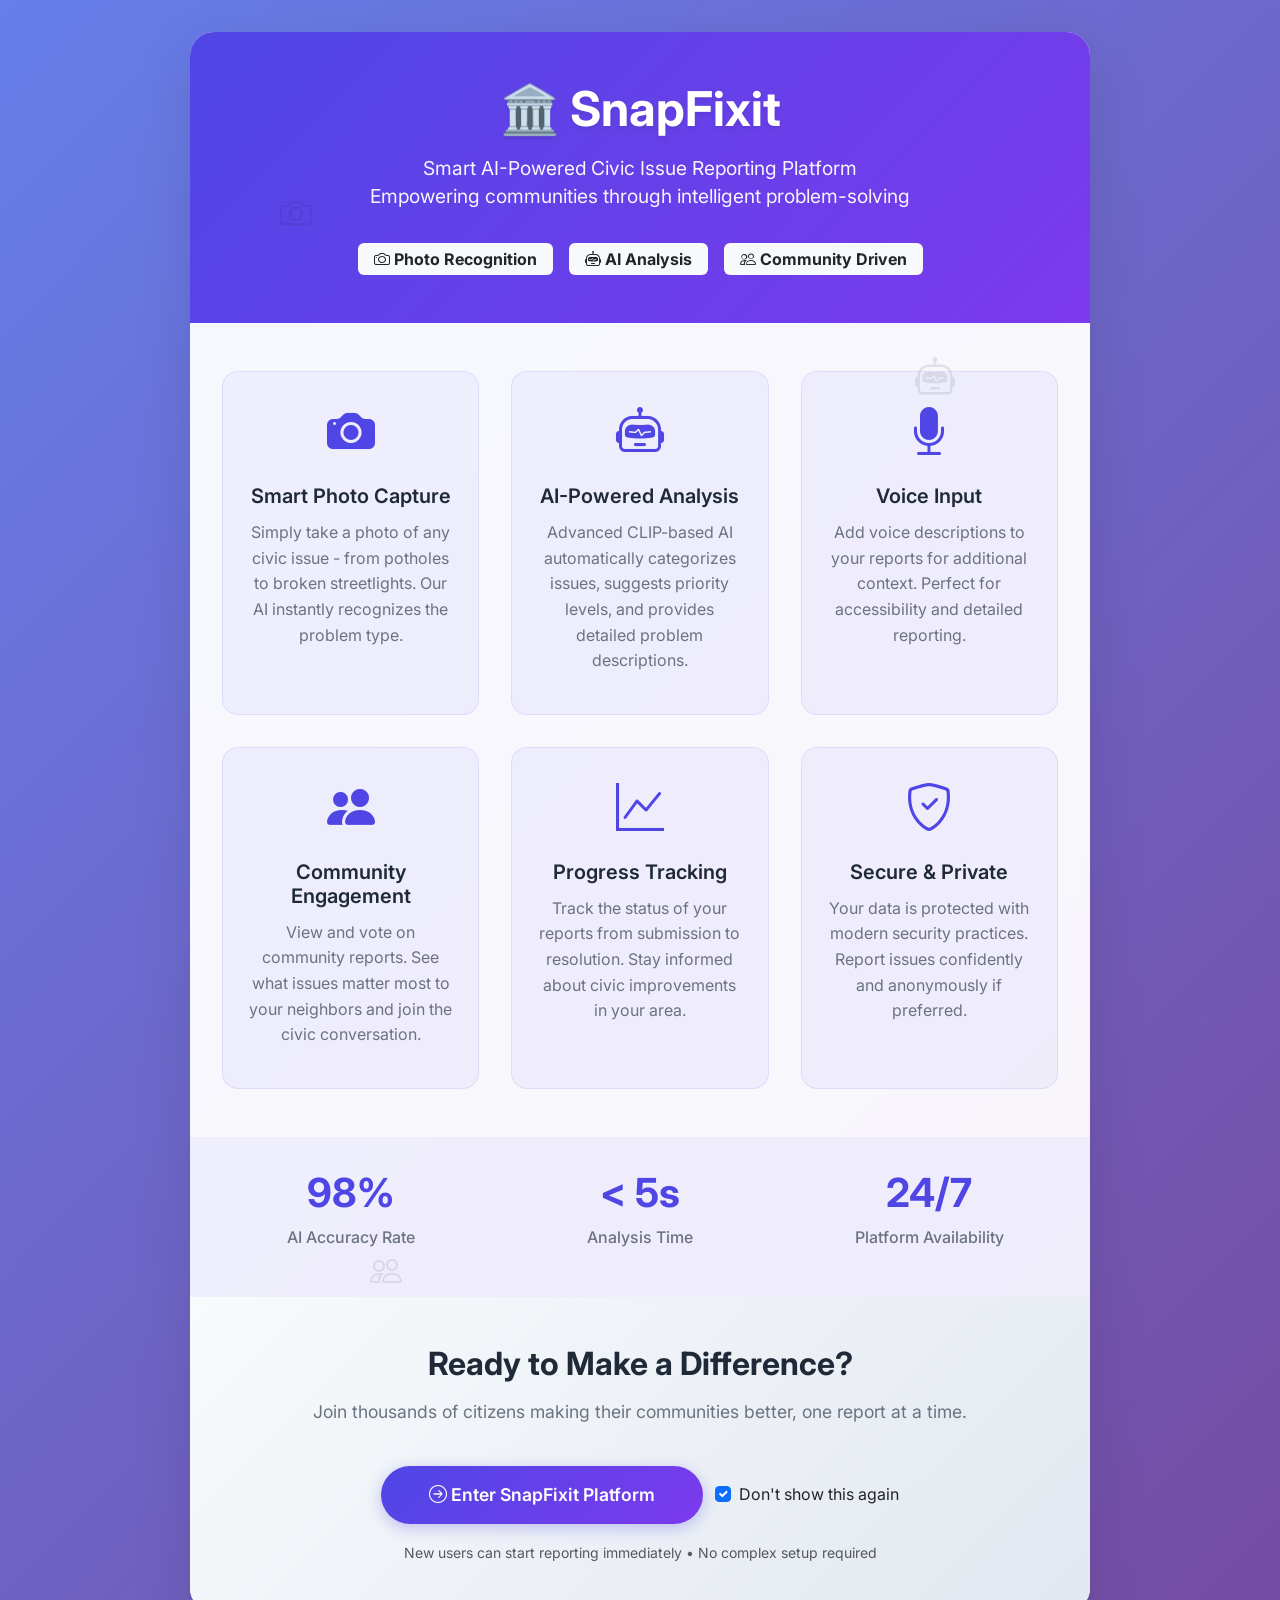
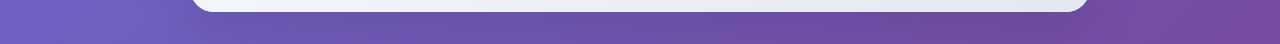
<file: frontend/index.html>
<!DOCTYPE html>
<html lang="en">
  <head>
    <meta charset="UTF-8" />
    <meta name="viewport" content="width=device-width, initial-scale=1.0" />
    <title>SnapFixit - Smart Issue Reporting</title>
    <!-- Preload Bootstrap Icons for better performance -->
    <link
      rel="preload"
      href="https://cdn.jsdelivr.net/npm/bootstrap-icons@1.7.2/font/fonts/bootstrap-icons.woff2"
      as="font"
      type="font/woff2"
      crossorigin
    />
    <link
      href="https://cdn.jsdelivr.net/npm/bootstrap@5.1.3/dist/css/bootstrap.min.css"
      rel="stylesheet"
    />
    <!-- Bootstrap Icons -->
    <link
      href="https://cdn.jsdelivr.net/npm/bootstrap-icons@1.7.2/font/bootstrap-icons.css"
      rel="stylesheet"
    />
    <style>
      .hero-section {
        background: linear-gradient(135deg, #667eea 0%, #764ba2 100%);
        color: white;
        padding: 5rem 0;
        text-align: center;
      }
      .hero-section h1 {
        font-size: 3.5rem;
        font-weight: bold;
        margin-bottom: 1.5rem;
      }
      .hero-section p {
        font-size: 1.25rem;
        margin-bottom: 2rem;
        opacity: 0.9;
      }
      .feature-card {
        border: none;
        box-shadow: 0 4px 6px rgba(0, 0, 0, 0.1);
        transition: transform 0.3s ease;
        height: 100%;
      }
      .feature-card:hover {
        transform: translateY(-5px);
      }
      .feature-icon {
        font-size: 3rem;
        color: #007bff;
        margin-bottom: 1rem;
      }
      .stats-section {
        background: #f8f9fa;
        padding: 4rem 0;
      }
      .stat-number {
        font-size: 3rem;
        font-weight: bold;
        color: #007bff;
      }
      .cta-section {
        background: #007bff;
        color: white;
        padding: 4rem 0;
        text-align: center;
      }
      .alert-container {
        position: fixed;
        top: 20px;
        right: 20px;
        z-index: 1050;
      }
    </style>
  </head>
  <body>
    <!-- Alert Container -->
    <div id="alertContainer" class="alert-container"></div>

    <!-- Navigation (brand only on the login gate) -->
    <nav class="navbar navbar-dark bg-primary">
      <div class="container d-flex align-items-center justify-content-between">
        <a
          class="navbar-brand d-flex align-items-center gap-2"
          href="index.html"
          title="SnapFixit Home"
          aria-label="SnapFixit Home"
        >
          <i class="bi bi-building"></i>
          <span>SnapFixit</span>
        </a>
      </div>
    </nav>

    <!-- Login Gate Section -->
    <section class="hero-section">
      <div class="container">
        <h1>Welcome to SnapFixit</h1>
        <p>Please sign in to continue</p>
        <div class="d-flex gap-3 justify-content-center flex-wrap">
          <button class="btn btn-light btn-lg" onclick="userLoginFlow()">
            <i class="bi bi-box-arrow-in-right"></i> User Login
          </button>
          <button
            class="btn btn-outline-light btn-lg"
            onclick="workerLoginFlow()"
          >
            <i class="bi bi-tools"></i> Worker Login
          </button>
          <button
            class="btn btn-outline-light btn-lg"
            onclick="adminLoginFlow()"
          >
            <i class="bi bi-shield-lock"></i> Admin Login
          </button>
        </div>
        <div class="text-center mt-3">
          <small
            >Don’t have an account?
            <a
              href="#"
              class="text-white text-decoration-underline"
              onclick="showRegisterModal(); return false;"
              >Register</a
            >
          </small>
        </div>
      </div>
    </section>

    <!-- Features Section (highlighted content) -->
    <section class="py-5">
      <div class="container">
        <div class="row text-center mb-5">
          <div class="col-md-12">
            <h2>How SnapFixit Works</h2>
            <p class="lead">
              Report civic issues with AI-powered analysis and community
              engagement
            </p>
          </div>
        </div>
        <div class="row g-4">
          <div class="col-md-4">
            <div class="card feature-card">
              <div class="card-body text-center p-4">
                <i class="bi bi-camera feature-icon"></i>
                <h4>📸 Capture & Upload</h4>
                <p>
                  Take photos of civic issues using your camera or upload
                  existing images
                </p>
              </div>
            </div>
          </div>
          <div class="col-md-4">
            <div class="card feature-card">
              <div class="card-body text-center p-4">
                <i class="bi bi-robot feature-icon"></i>
                <h4>🤖 AI Analysis</h4>
                <p>
                  Our AI automatically analyzes images and suggests issue
                  categories and descriptions
                </p>
              </div>
            </div>
          </div>
          <div class="col-md-4">
            <div class="card feature-card">
              <div class="card-body text-center p-4">
                <i class="bi bi-mic feature-icon"></i>
                <h4>🎤 Voice Input</h4>
                <p>
                  Use voice-to-text to add descriptions quickly and conveniently
                </p>
              </div>
            </div>
          </div>
          <div class="col-md-4">
            <div class="card feature-card">
              <div class="card-body text-center p-4">
                <i class="bi bi-geo-alt feature-icon"></i>
                <h4>📍 Location Tracking</h4>
                <p>
                  Automatic GPS location capture for accurate issue reporting
                </p>
              </div>
            </div>
          </div>
          <div class="col-md-4">
            <div class="card feature-card">
              <div class="card-body text-center p-4">
                <i class="bi bi-people feature-icon"></i>
                <h4>👥 Community Engagement</h4>
                <p>
                  Vote on community issues and track resolution progress
                  together
                </p>
              </div>
            </div>
          </div>
          <div class="col-md-4">
            <div class="card feature-card">
              <div class="card-body text-center p-4">
                <i class="bi bi-speedometer2 feature-icon"></i>
                <h4>📊 Real-time Tracking</h4>
                <p>
                  Monitor your reported issues and see status updates in
                  real-time
                </p>
              </div>
            </div>
          </div>
        </div>
      </div>
    </section>

    <!-- Stats Section -->
    <section class="stats-section">
      <div class="container">
        <div class="row text-center">
          <div class="col-md-4">
            <div class="stat-number" id="totalIssuesReported">1,247</div>
            <p>Issues Reported</p>
          </div>
          <div class="col-md-4">
            <div class="stat-number" id="issuesResolved">892</div>
            <p>Issues Resolved</p>
          </div>
          <div class="col-md-4">
            <div class="stat-number" id="activeUsers">356</div>
            <p>Active Citizens</p>
          </div>
        </div>
      </div>
    </section>

    <!-- Footer -->
    <footer class="bg-dark text-white py-4">
      <div class="container">
        <div class="row">
          <div class="col-md-6">
            <h5>🏛️ SnapFixit</h5>
            <p>
              Empowering citizens to improve their communities through
              technology.
            </p>
          </div>
          <div class="col-md-6"></div>
        </div>
        <hr class="my-3" />
        <div class="text-center">
          <small
            >&copy; 2024 SnapFixit. Built with ❤️ for better communities.</small
          >
        </div>
      </div>
    </footer>

    <!-- Login Modal -->
    <div class="modal fade" id="loginModal" tabindex="-1">
      <div class="modal-dialog">
        <div class="modal-content">
          <div class="modal-header">
            <h5 class="modal-title">🔐 Login to SnapFixit</h5>
            <button
              type="button"
              class="btn-close"
              data-bs-dismiss="modal"
            ></button>
          </div>
          <div class="modal-body">
            <form id="loginForm">
              <div class="mb-3">
                <label for="loginUsername" class="form-label">
                  <i class="bi bi-person"></i> Username
                </label>
                <input
                  type="text"
                  class="form-control"
                  id="loginUsername"
                  required
                />
              </div>
              <div class="mb-3">
                <label for="loginPassword" class="form-label">
                  <i class="bi bi-lock"></i> Password
                </label>
                <input
                  type="password"
                  class="form-control"
                  id="loginPassword"
                  required
                />
              </div>
              <button type="submit" class="btn btn-primary w-100">Login</button>
            </form>
          </div>
        </div>
      </div>
    </div>

    <!-- Register Modal -->
    <div class="modal fade" id="registerModal" tabindex="-1">
      <div class="modal-dialog">
        <div class="modal-content">
          <div class="modal-header">
            <h5 class="modal-title">✨ Join SnapFixit</h5>
            <button
              type="button"
              class="btn-close"
              data-bs-dismiss="modal"
            ></button>
          </div>
          <div class="modal-body">
            <form id="registerForm">
              <div class="mb-3">
                <label for="registerUsername" class="form-label">
                  <i class="bi bi-person"></i> Username
                </label>
                <input
                  type="text"
                  class="form-control"
                  id="registerUsername"
                  required
                />
              </div>
              <div class="mb-3">
                <label for="registerPassword" class="form-label">
                  <i class="bi bi-lock"></i> Password
                </label>
                <input
                  type="password"
                  class="form-control"
                  id="registerPassword"
                  required
                />
              </div>
              <button type="submit" class="btn btn-success w-100">
                Create Account
              </button>
            </form>
          </div>
        </div>
      </div>
    </div>

    <!-- Scripts -->
    <script src="https://cdn.jsdelivr.net/npm/bootstrap@5.1.3/dist/js/bootstrap.bundle.min.js"></script>
    <script src="https://code.jquery.com/jquery-3.6.0.min.js"></script>
    <script src="script.js"></script>
    <script>
      // Force redirect to welcome page if not seen yet (even if JS loads before script.js)
      (function () {
        try {
          var hasSeenWelcome = localStorage.getItem("hasSeenWelcome");
          var isOnWelcome = window.location.pathname.includes("welcome.html");
          if (!hasSeenWelcome && !isOnWelcome) {
            window.location.href = "welcome.html";
          }
        } catch (e) {}
      })();

      // Landing page stats (restored)
      document.addEventListener("DOMContentLoaded", function () {
        loadLandingStats();
        setInterval(loadLandingStats, 30000);
      });

      async function loadLandingStats() {
        try {
          const base =
            window.apiBase ||
            location.protocol + "//" + location.hostname + ":8000";
          const response = await fetch(base + "/complaints/stats?days=30");
          if (response.ok) {
            const data = await response.json();
            const stats = data.statistics || {};
            const totalIssues = stats.total_complaints || 0;
            const resolvedIssues = stats.resolved || 0;
            const activeUsers = stats.active_users || 0;

            document.getElementById("totalIssuesReported").textContent =
              Number(totalIssues).toLocaleString();
            document.getElementById("issuesResolved").textContent =
              Number(resolvedIssues).toLocaleString();
            document.getElementById("activeUsers").textContent =
              Number(activeUsers).toLocaleString();
          }
        } catch (error) {
          // Use defaults
        }
      }
    </script>
  </body>
</html>
</file>
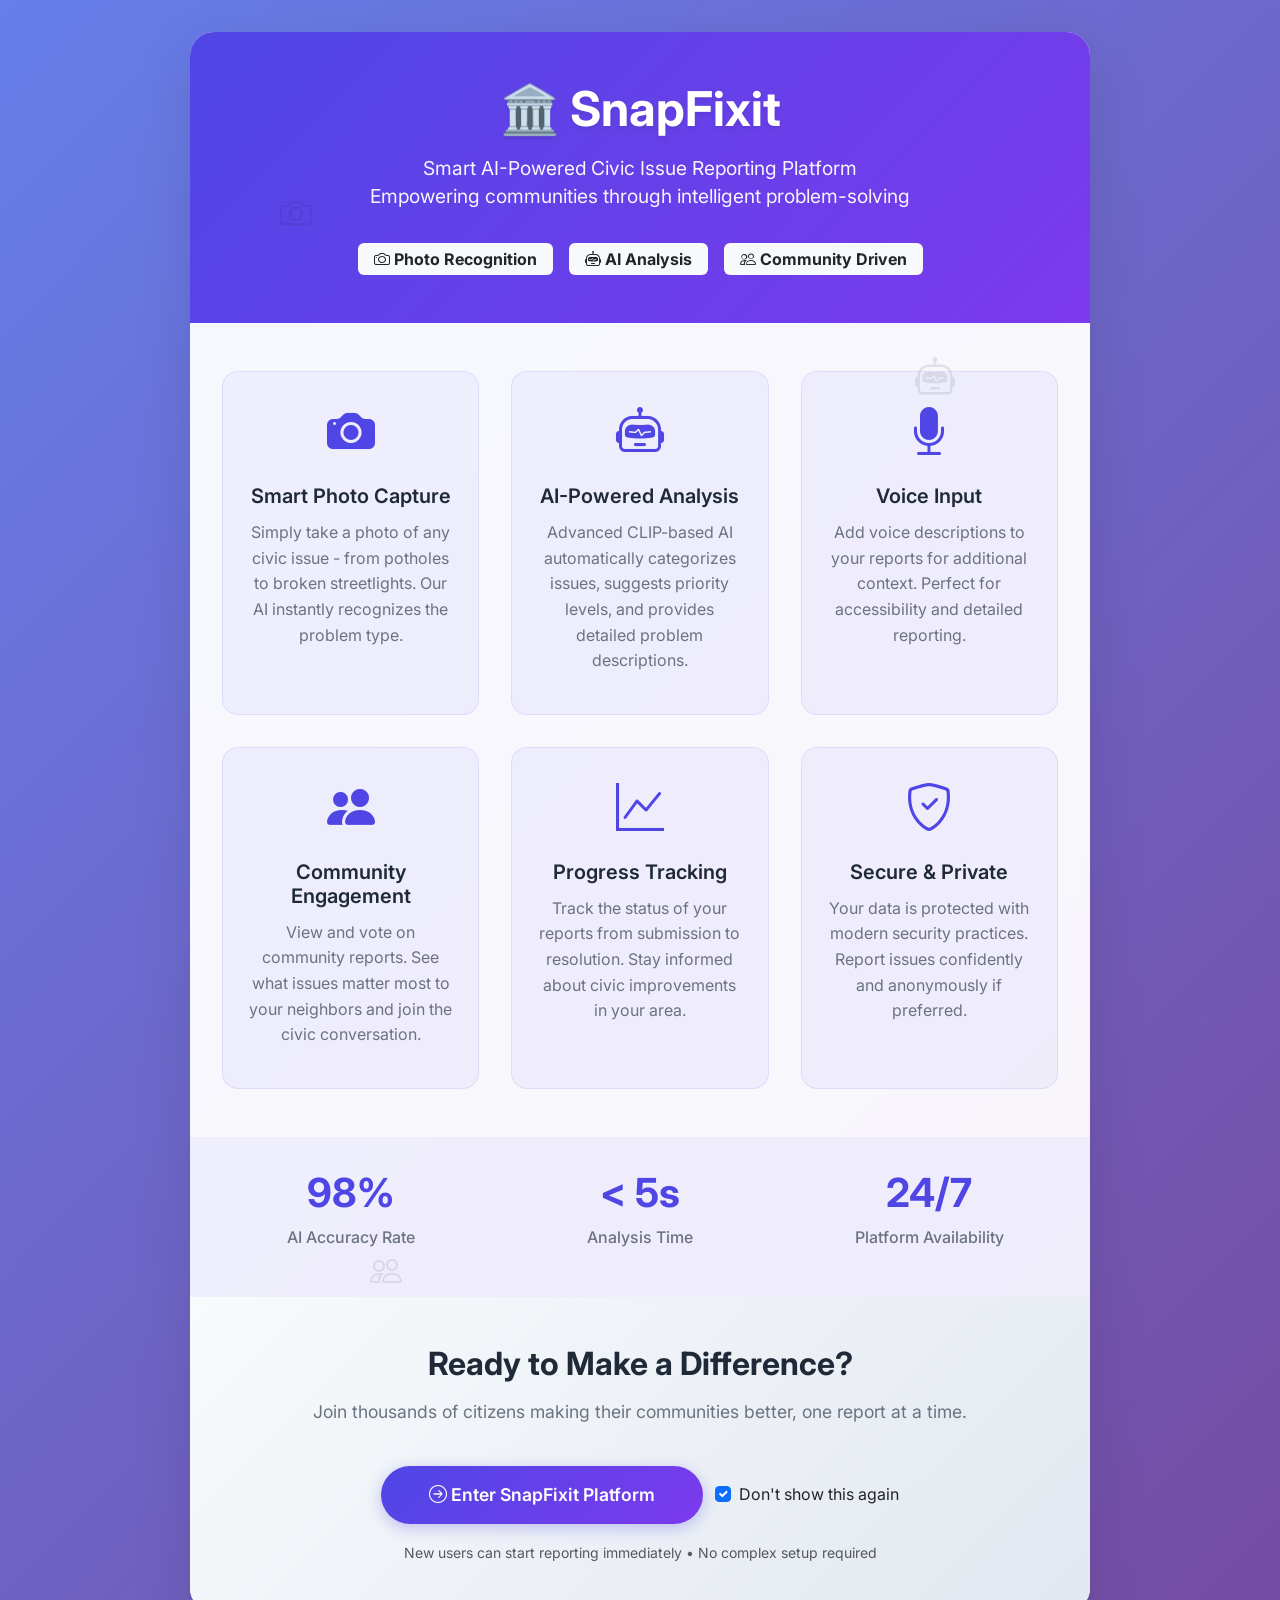
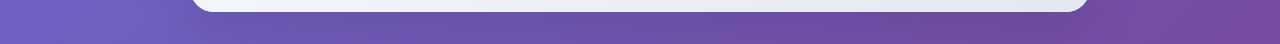
<file: frontend/community.html>
<!DOCTYPE html>
<html lang="en">
  <head>
    <meta charset="UTF-8" />
    <meta name="viewport" content="width=device-width, initial-scale=1.0" />
    <title>Community Dashboard - SnapFixit</title>
    <!-- Preload Bootstrap Icons for better performance -->
    <link
      rel="preload"
      href="https://cdn.jsdelivr.net/npm/bootstrap-icons@1.7.2/font/fonts/bootstrap-icons.woff2"
      as="font"
      type="font/woff2"
      crossorigin
    />
    <link
      href="https://cdn.jsdelivr.net/npm/bootstrap@5.1.3/dist/css/bootstrap.min.css"
      rel="stylesheet"
    />
    <!-- Bootstrap Icons -->
    <link
      href="https://cdn.jsdelivr.net/npm/bootstrap-icons@1.7.2/font/bootstrap-icons.css"
      rel="stylesheet"
    />
    <style>
      .complaint-card {
        border: 1px solid #ddd;
        border-radius: 12px;
        padding: 20px;
        margin: 15px 0;
        background: white;
        box-shadow: 0 2px 4px rgba(0, 0, 0, 0.1);
        transition: transform 0.2s ease;
      }
      /* Highlight pulse for redirected duplicates */
      .highlight-pulse {
        animation: pulseBorder 0.8s ease-in-out 0s 4 alternate;
        box-shadow: 0 0 0 0 rgba(13, 110, 253, 0.6);
      }
      @keyframes pulseBorder {
        from {
          box-shadow: 0 0 0 0 rgba(13, 110, 253, 0.6);
          transform: translateY(-2px);
        }
        to {
          box-shadow: 0 0 20px 6px rgba(13, 110, 253, 0.3);
          transform: translateY(0);
        }
      }
      .complaint-card:hover {
        transform: translateY(-2px);
        box-shadow: 0 4px 8px rgba(0, 0, 0, 0.1);
      }
      .preview-image {
        width: 100%;
        max-height: 300px;
        border-radius: 8px;
        margin: 12px 0;
        object-fit: cover;
      }
      .complaint-metadata {
        display: flex;
        justify-content: space-between;
        align-items: center;
        margin: 8px 0;
      }
      .complaint-description {
        font-size: 1.1em;
        margin: 12px 0;
        color: #333;
      }
      .badge.priority-high {
        background-color: #dc3545 !important;
        color: white;
      }
      .badge.priority-medium {
        background-color: #ffc107 !important;
        color: black;
      }
      .badge.priority-low {
        background-color: #198754 !important;
        color: white;
      }
      .category-badge {
        font-size: 0.9em;
        padding: 6px 12px;
      }
      .alert-container {
        position: fixed;
        top: 20px;
        right: 20px;
        z-index: 1050;
      }
      .vote-btn {
        border: none;
        background: none;
        color: #6c757d;
        padding: 5px 10px;
        border-radius: 20px;
        transition: all 0.2s ease;
      }
      .vote-btn:hover {
        background: #e9ecef;
      }
      .vote-btn.voted {
        color: #0d6efd;
        background: #e7f1ff;
      }
      .vote-btn i {
        margin-right: 5px;
      }
      .complaint-author {
        font-size: 0.9em;
        color: #6c757d;
      }
    </style>
  </head>
  <body class="bg-light">
    <!-- Alert Container -->
    <div id="alertContainer" class="alert-container"></div>

    <!-- Navigation -->
    <nav class="navbar navbar-expand-lg navbar-dark bg-primary">
      <div class="container">
        <a class="navbar-brand" href="index.html">🏛️ SnapFixit</a>
        <div class="navbar-nav ms-auto">
          <a class="nav-link" href="report.html">📝 Report Issue</a>
          <a class="nav-link active" href="community.html">🌍 Community</a>
          <a class="nav-link" href="myreports.html">📋 My Reports</a>
          <a class="nav-link" href="profile.html">👤 Profile</a>

          <!-- Profile Section - Will be updated by JavaScript -->
          <div id="navProfileSection" class="d-flex align-items-center">
            <!-- When not logged in -->
            <div id="navLoginButtons" class="d-flex gap-2">
              <button
                class="btn btn-outline-light btn-sm"
                onclick="showLoginModal()"
              >
                Login
              </button>
              <button
                class="btn btn-light btn-sm"
                onclick="showRegisterModal()"
              >
                Register
              </button>
            </div>

            <!-- When logged in -->
            <div id="navUserInfo" class="d-none dropdown">
              <button
                class="btn btn-outline-light dropdown-toggle"
                type="button"
                data-bs-toggle="dropdown"
              >
                <i class="bi bi-person-circle"></i>
                <span id="navUsername">User</span>
              </button>
              <ul class="dropdown-menu dropdown-menu-end">
                <li>
                  <a class="dropdown-item" href="profile.html"
                    ><i class="bi bi-person"></i> Profile</a
                  >
                </li>
                <li><hr class="dropdown-divider" /></li>
                <li>
                  <a class="dropdown-item" href="#" onclick="logout()"
                    ><i class="bi bi-box-arrow-right"></i> Logout</a
                  >
                </li>
              </ul>
            </div>
          </div>
        </div>
      </div>
    </nav>

    <div class="container mt-4">
      <div class="row">
        <div class="col-md-10 offset-md-1">
          <h2 class="mb-4">🌍 Community Dashboard</h2>

          <!-- Filter and Sort Controls -->
          <div class="card mb-4">
            <div class="card-body">
              <div class="row align-items-center">
                <div class="col-md-6">
                  <div class="btn-group" role="group">
                    <button
                      class="btn btn-outline-primary active"
                      data-sort="latest"
                    >
                      Latest
                    </button>
                    <button class="btn btn-outline-primary" data-sort="votes">
                      Most Voted
                    </button>
                    <button
                      class="btn btn-outline-primary"
                      data-sort="priority"
                    >
                      Priority
                    </button>
                  </div>
                </div>
                <div class="col-md-6">
                  <div class="d-flex gap-2">
                    <select
                      id="categoryFilter"
                      class="form-select"
                      style="width: auto"
                    >
                      <option value="">All Categories</option>
                    </select>
                    <select
                      id="timeFilter"
                      class="form-select"
                      style="width: auto"
                    >
                      <option value="7">Last 7 days</option>
                      <option value="30" selected>Last 30 days</option>
                      <option value="90">Last 3 months</option>
                      <option value="0">All time</option>
                    </select>
                  </div>
                </div>
              </div>
            </div>
          </div>

          <!-- Community Stats -->
          <div class="row mb-4">
            <div class="col-md-4">
              <div class="card text-center">
                <div class="card-body">
                  <h5 class="card-title">Total Reports</h5>
                  <h2 class="text-primary" id="totalReports">-</h2>
                </div>
              </div>
            </div>
            <div class="col-md-4">
              <div class="card text-center">
                <div class="card-body">
                  <h5 class="card-title">Resolved Issues</h5>
                  <h2 class="text-success" id="resolvedReports">-</h2>
                </div>
              </div>
            </div>
            <div class="col-md-4">
              <div class="card text-center">
                <div class="card-body">
                  <h5 class="card-title">Active Users</h5>
                  <h2 class="text-info" id="activeUsers">-</h2>
                </div>
              </div>
            </div>
          </div>

          <!-- Public Complaints Feed -->
          <div class="card">
            <div class="card-body">
              <h4>Public Reports</h4>
              <div id="publicComplaintsList">
                <!-- Dynamic content loaded here -->
              </div>
            </div>
          </div>

          <!-- Quick Action -->
          <div class="text-center mt-4">
            <a href="report.html" class="btn btn-primary btn-lg">
              📝 Report New Issue
            </a>
          </div>
        </div>
      </div>
    </div>

    <!-- Login Modal -->
    <div class="modal fade" id="loginModal" tabindex="-1">
      <div class="modal-dialog">
        <div class="modal-content">
          <div class="modal-header">
            <h5 class="modal-title">Login</h5>
            <button
              type="button"
              class="btn-close"
              data-bs-dismiss="modal"
            ></button>
          </div>
          <div class="modal-body">
            <div class="mb-3">
              <input
                type="text"
                class="form-control"
                id="loginUsername"
                placeholder="Username"
              />
            </div>
            <div class="mb-3">
              <input
                type="password"
                class="form-control"
                id="loginPassword"
                placeholder="Password"
              />
            </div>
            <div id="loginMessage"></div>
          </div>
          <div class="modal-footer">
            <button
              type="button"
              class="btn btn-secondary"
              data-bs-dismiss="modal"
            >
              Close
            </button>
            <button type="button" class="btn btn-primary" onclick="login()">
              Login
            </button>
          </div>
        </div>
      </div>
    </div>

    <!-- Register Modal -->
    <div class="modal fade" id="registerModal" tabindex="-1">
      <div class="modal-dialog">
        <div class="modal-content">
          <div class="modal-header">
            <h5 class="modal-title">Register</h5>
            <button
              type="button"
              class="btn-close"
              data-bs-dismiss="modal"
            ></button>
          </div>
          <div class="modal-body">
            <div class="mb-3">
              <input
                type="text"
                class="form-control"
                id="registerUsername"
                placeholder="Username"
              />
            </div>
            <div class="mb-3">
              <input
                type="password"
                class="form-control"
                id="registerPassword"
                placeholder="Password"
              />
            </div>
            <div id="registerMessage"></div>
          </div>
          <div class="modal-footer">
            <button
              type="button"
              class="btn btn-secondary"
              data-bs-dismiss="modal"
            >
              Close
            </button>
            <button type="button" class="btn btn-primary" onclick="register()">
              Register
            </button>
          </div>
        </div>
      </div>
    </div>

    <script src="https://code.jquery.com/jquery-3.6.0.min.js"></script>
    <script src="https://cdn.jsdelivr.net/npm/bootstrap@5.1.3/dist/js/bootstrap.bundle.min.js"></script>
    <script src="script.js"></script>
    <script src="community.js"></script>
  </body>
</html>
</file>
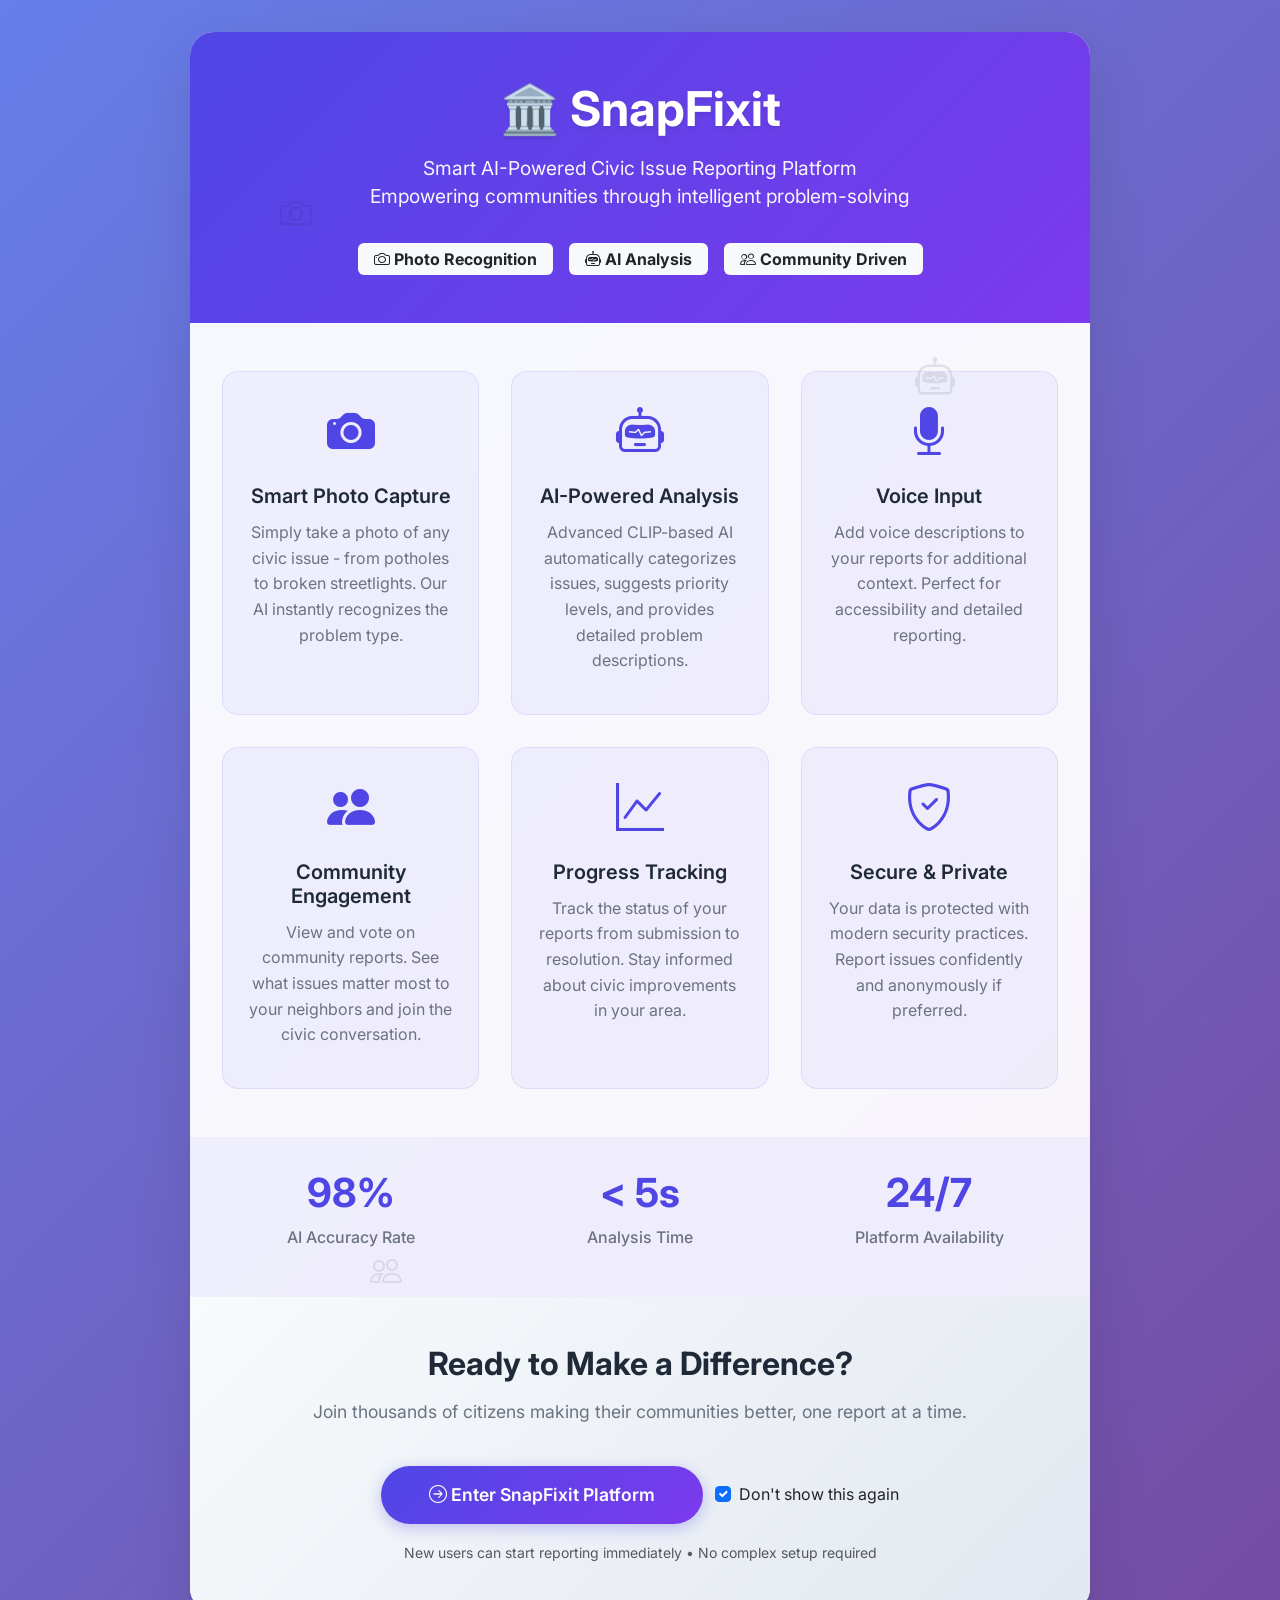
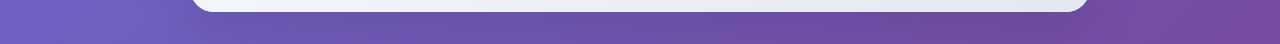
<file: frontend/myreports.html>
<!DOCTYPE html>
<html lang="en">
  <head>
    <meta charset="UTF-8" />
    <meta name="viewport" content="width=device-width, initial-scale=1.0" />
    <title>My Reports - SnapFixit</title>
    <!-- Preload Bootstrap Icons for better performance -->
    <link
      rel="preload"
      href="https://cdn.jsdelivr.net/npm/bootstrap-icons@1.7.2/font/fonts/bootstrap-icons.woff2"
      as="font"
      type="font/woff2"
      crossorigin
    />
    <link
      href="https://cdn.jsdelivr.net/npm/bootstrap@5.1.3/dist/css/bootstrap.min.css"
      rel="stylesheet"
    />
    <!-- Bootstrap Icons -->
    <link
      href="https://cdn.jsdelivr.net/npm/bootstrap-icons@1.7.2/font/bootstrap-icons.css"
      rel="stylesheet"
    />
    <style>
      .complaint-card {
        border: 1px solid #ddd;
        border-radius: 12px;
        padding: 20px;
        margin: 15px 0;
        background: white;
        box-shadow: 0 2px 4px rgba(0, 0, 0, 0.1);
        transition: transform 0.2s ease;
      }
      .complaint-card:hover {
        transform: translateY(-2px);
        box-shadow: 0 4px 8px rgba(0, 0, 0, 0.1);
      }
      .preview-image {
        width: 100%;
        max-height: 300px;
        border-radius: 8px;
        margin: 12px 0;
        object-fit: cover;
      }
      .complaint-metadata {
        display: flex;
        justify-content: space-between;
        align-items: center;
        margin: 8px 0;
      }
      .complaint-description {
        font-size: 1.1em;
        margin: 12px 0;
        color: #333;
      }
      .badge.priority-high {
        background-color: #dc3545 !important;
        color: white;
      }
      .badge.priority-medium {
        background-color: #ffc107 !important;
        color: black;
      }
      .badge.priority-low {
        background-color: #198754 !important;
        color: white;
      }
      .category-badge {
        font-size: 0.9em;
        padding: 6px 12px;
      }
      .alert-container {
        position: fixed;
        top: 20px;
        right: 20px;
        z-index: 1050;
      }
      .stats-card {
        text-align: center;
        border: none;
        background: linear-gradient(135deg, #667eea 0%, #764ba2 100%);
        color: white;
      }
      .stats-card h3 {
        margin: 0;
        font-weight: bold;
      }
      .stats-card p {
        margin: 0;
        opacity: 0.9;
      }
    </style>
  </head>
  <body class="bg-light">
    <!-- Alert Container -->
    <div id="alertContainer" class="alert-container"></div>

    <!-- Navigation -->
    <nav class="navbar navbar-expand-lg navbar-dark bg-primary">
      <div class="container">
        <a class="navbar-brand" href="index.html">🏛️ SnapFixit</a>
        <div class="navbar-nav ms-auto">
          <a class="nav-link" href="report.html">📝 Report Issue</a>
          <a class="nav-link" href="community.html">🌍 Community</a>
          <a class="nav-link active" href="myreports.html">📋 My Reports</a>
          <a class="nav-link" href="profile.html">👤 Profile</a>

          <!-- Profile Section - Will be updated by JavaScript -->
          <div id="navProfileSection" class="d-flex align-items-center">
            <!-- When not logged in -->
            <div id="navLoginButtons" class="d-flex gap-2">
              <button
                class="btn btn-outline-light btn-sm"
                onclick="showLoginModal()"
              >
                Login
              </button>
              <button
                class="btn btn-light btn-sm"
                onclick="showRegisterModal()"
              >
                Register
              </button>
            </div>

            <!-- When logged in -->
            <div id="navUserInfo" class="d-none dropdown">
              <button
                class="btn btn-outline-light dropdown-toggle"
                type="button"
                data-bs-toggle="dropdown"
              >
                <i class="bi bi-person-circle"></i>
                <span id="navUsername">User</span>
              </button>
              <ul class="dropdown-menu dropdown-menu-end">
                <li>
                  <a class="dropdown-item" href="profile.html"
                    ><i class="bi bi-person"></i> Profile</a
                  >
                </li>
                <li><hr class="dropdown-divider" /></li>
                <li>
                  <a class="dropdown-item" href="#" onclick="logout()"
                    ><i class="bi bi-box-arrow-right"></i> Logout</a
                  >
                </li>
              </ul>
            </div>
          </div>
        </div>
      </div>
    </nav>

    <div class="container mt-4">
      <div class="row">
        <div class="col-md-10 offset-md-1">
          <h2 class="mb-4">📋 My Reports</h2>

          <!-- User Stats -->
          <div class="row mb-4">
            <div class="col-md-3">
              <div class="card stats-card">
                <div class="card-body">
                  <h3 id="myTotalReports">-</h3>
                  <p>Total Reports</p>
                </div>
              </div>
            </div>
            <div class="col-md-3">
              <div class="card stats-card">
                <div class="card-body">
                  <h3 id="myPendingReports">-</h3>
                  <p>Pending</p>
                </div>
              </div>
            </div>
            <div class="col-md-3">
              <div class="card stats-card">
                <div class="card-body">
                  <h3 id="myInProgressReports">-</h3>
                  <p>In Progress</p>
                </div>
              </div>
            </div>
            <div class="col-md-3">
              <div class="card stats-card">
                <div class="card-body">
                  <h3 id="myResolvedReports">-</h3>
                  <p>Resolved</p>
                </div>
              </div>
            </div>
          </div>

          <!-- Filter Controls -->
          <div class="card mb-4">
            <div class="card-body">
              <div class="row align-items-center">
                <div class="col-md-6">
                  <h5 class="mb-0">Filter My Reports</h5>
                </div>
                <div class="col-md-6">
                  <div class="d-flex gap-2">
                    <select id="statusFilter" class="form-select">
                      <option value="">All Status</option>
                      <option value="pending">Pending</option>
                      <option value="in_progress">In Progress</option>
                      <option value="resolved">Resolved</option>
                    </select>
                    <select id="categoryFilterMy" class="form-select">
                      <option value="">All Categories</option>
                    </select>
                  </div>
                </div>
              </div>
            </div>
          </div>

          <!-- My Reports List -->
          <div class="card">
            <div class="card-body">
              <div
                class="d-flex justify-content-between align-items-center mb-3"
              >
                <h4>Your Submissions</h4>
                <a href="report.html" class="btn btn-primary">
                  <i class="bi bi-plus-circle"></i> New Report
                </a>
              </div>
              <div id="complaintsList">
                <!-- Dynamic content loaded here -->
              </div>
            </div>
          </div>

          <!-- Empty State -->
          <div id="emptyState" class="text-center py-5 d-none">
            <div class="card">
              <div class="card-body">
                <i class="bi bi-inbox display-1 text-muted"></i>
                <h4>No Reports Yet</h4>
                <p class="text-muted">
                  You haven't submitted any civic issue reports yet.
                </p>
                <a href="report.html" class="btn btn-primary">
                  📝 Submit Your First Report
                </a>
              </div>
            </div>
          </div>
        </div>
      </div>
    </div>

    <!-- Login Modal -->
    <div class="modal fade" id="loginModal" tabindex="-1">
      <div class="modal-dialog">
        <div class="modal-content">
          <div class="modal-header">
            <h5 class="modal-title">Login</h5>
            <button
              type="button"
              class="btn-close"
              data-bs-dismiss="modal"
            ></button>
          </div>
          <div class="modal-body">
            <div class="mb-3">
              <input
                type="text"
                class="form-control"
                id="loginUsername"
                placeholder="Username"
              />
            </div>
            <div class="mb-3">
              <input
                type="password"
                class="form-control"
                id="loginPassword"
                placeholder="Password"
              />
            </div>
            <div id="loginMessage"></div>
          </div>
          <div class="modal-footer">
            <button
              type="button"
              class="btn btn-secondary"
              data-bs-dismiss="modal"
            >
              Close
            </button>
            <button type="button" class="btn btn-primary" onclick="login()">
              Login
            </button>
          </div>
        </div>
      </div>
    </div>

    <!-- Register Modal -->
    <div class="modal fade" id="registerModal" tabindex="-1">
      <div class="modal-dialog">
        <div class="modal-content">
          <div class="modal-header">
            <h5 class="modal-title">Register</h5>
            <button
              type="button"
              class="btn-close"
              data-bs-dismiss="modal"
            ></button>
          </div>
          <div class="modal-body">
            <div class="mb-3">
              <input
                type="text"
                class="form-control"
                id="registerUsername"
                placeholder="Username"
              />
            </div>
            <div class="mb-3">
              <input
                type="password"
                class="form-control"
                id="registerPassword"
                placeholder="Password"
              />
            </div>
            <div id="registerMessage"></div>
          </div>
          <div class="modal-footer">
            <button
              type="button"
              class="btn btn-secondary"
              data-bs-dismiss="modal"
            >
              Close
            </button>
            <button type="button" class="btn btn-primary" onclick="register()">
              Register
            </button>
          </div>
        </div>
      </div>
    </div>

    <script src="https://code.jquery.com/jquery-3.6.0.min.js"></script>
    <script src="https://cdn.jsdelivr.net/npm/bootstrap@5.1.3/dist/js/bootstrap.bundle.min.js"></script>
    <script src="script.js"></script>
    <script src="myreports.js"></script>
  </body>
</html>
</file>
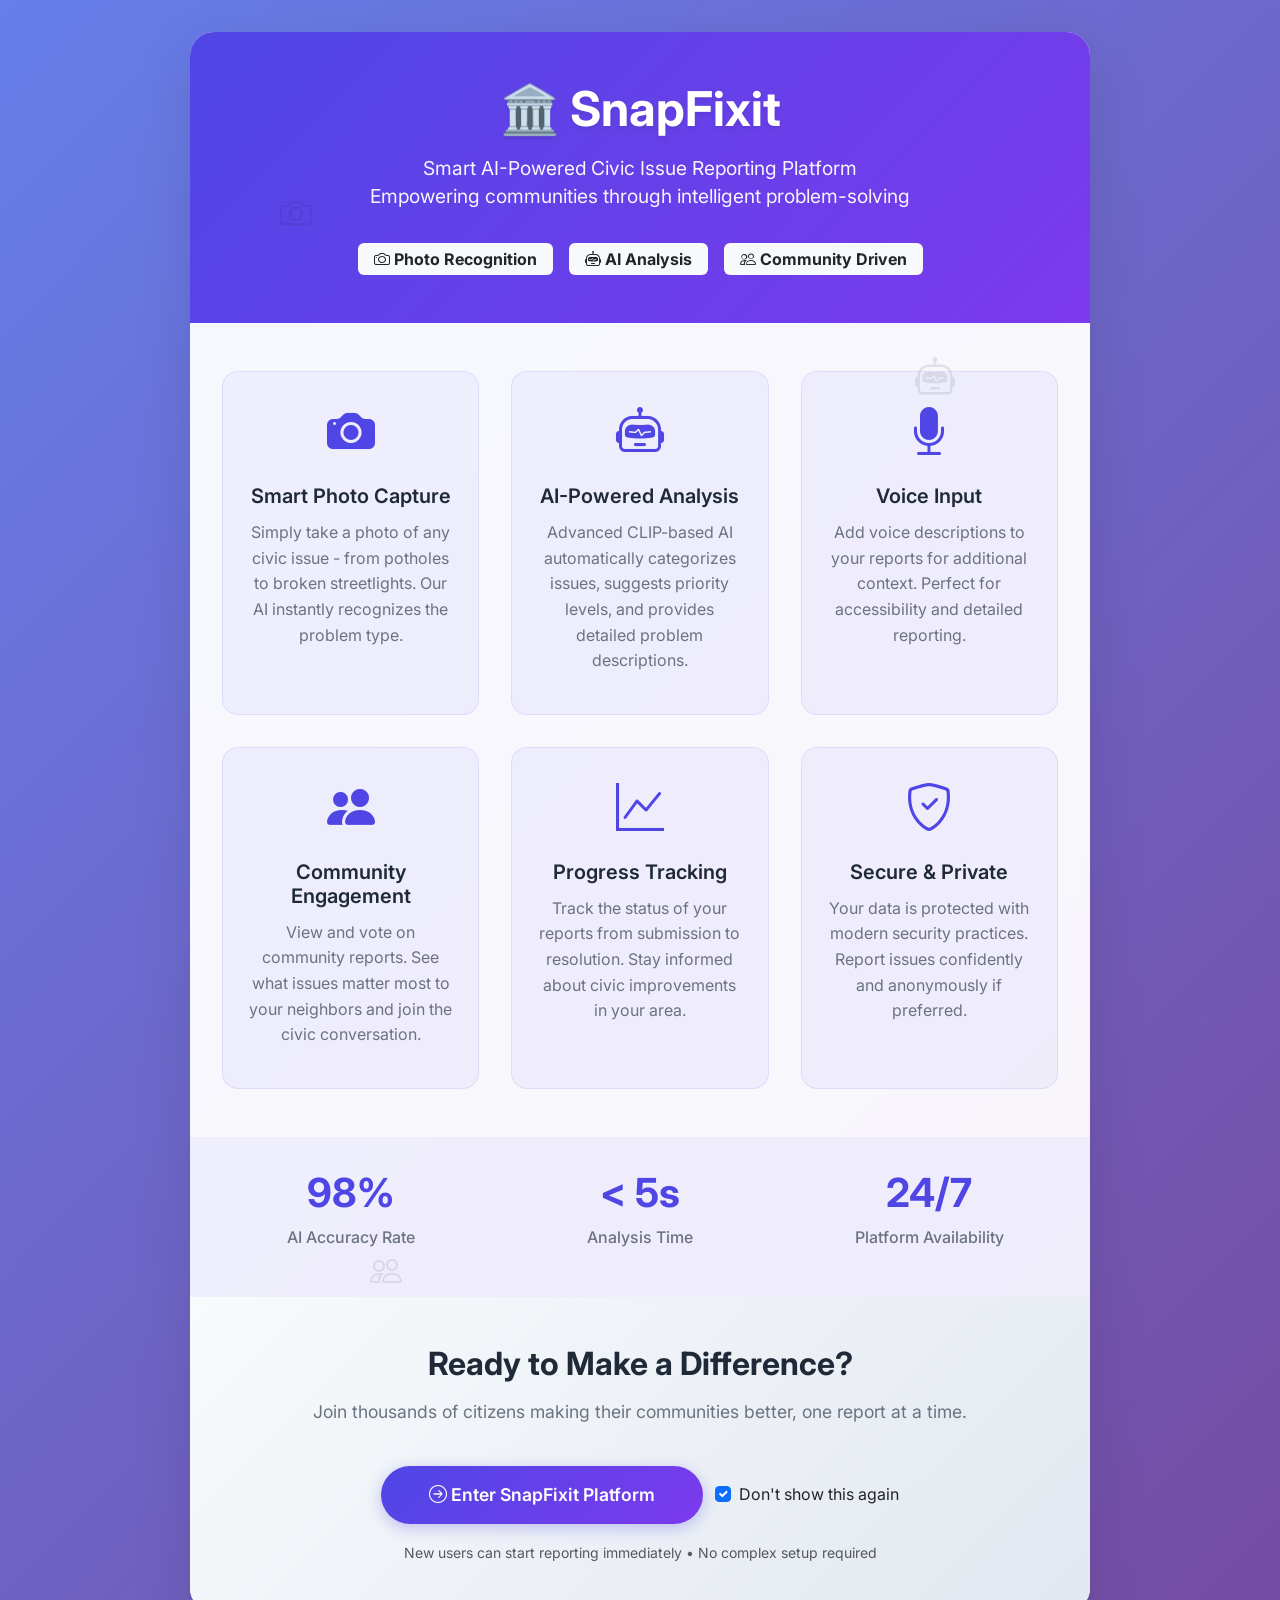
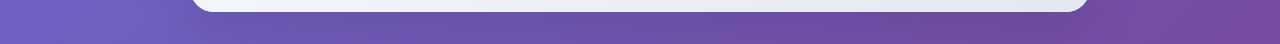
<file: frontend/profile.html>
<!DOCTYPE html>
<html lang="en">
  <head>
    <meta charset="UTF-8" />
    <meta name="viewport" content="width=device-width, initial-scale=1.0" />
    <title>Profile - SnapFixit</title>
    <!-- Preload Bootstrap Icons for better performance -->
    <link
      rel="preload"
      href="https://cdn.jsdelivr.net/npm/bootstrap-icons@1.7.2/font/fonts/bootstrap-icons.woff2"
      as="font"
      type="font/woff2"
      crossorigin
    />
    <link
      href="https://cdn.jsdelivr.net/npm/bootstrap@5.1.3/dist/css/bootstrap.min.css"
      rel="stylesheet"
    />
    <!-- Bootstrap Icons -->
    <link
      href="https://cdn.jsdelivr.net/npm/bootstrap-icons@1.7.2/font/bootstrap-icons.css"
      rel="stylesheet"
    />
    <style>
      .alert-container {
        position: fixed;
        top: 20px;
        right: 20px;
        z-index: 1050;
      }
      .profile-card {
        border: none;
        box-shadow: 0 4px 6px rgba(0, 0, 0, 0.1);
      }
      .profile-header {
        background: linear-gradient(135deg, #667eea 0%, #764ba2 100%);
        color: white;
        border-radius: 12px 12px 0 0;
      }
      .avatar {
        width: 80px;
        height: 80px;
        background: rgba(255, 255, 255, 0.2);
        border-radius: 50%;
        display: flex;
        align-items: center;
        justify-content: center;
        font-size: 2rem;
        margin: 0 auto 1rem;
      }
      .stats-grid {
        display: grid;
        grid-template-columns: repeat(auto-fit, minmax(200px, 1fr));
        gap: 1rem;
        margin: 2rem 0;
      }
      .stat-card {
        background: white;
        padding: 1.5rem;
        border-radius: 12px;
        box-shadow: 0 2px 4px rgba(0, 0, 0, 0.1);
        text-align: center;
        border-left: 4px solid #007bff;
      }
      .stat-card h3 {
        color: #007bff;
        margin-bottom: 0.5rem;
      }
      .activity-item {
        padding: 1rem;
        border-left: 3px solid #007bff;
        margin-bottom: 1rem;
        background: white;
        border-radius: 0 8px 8px 0;
      }
      .login-prompt {
        text-align: center;
        padding: 3rem;
        background: white;
        border-radius: 12px;
        box-shadow: 0 4px 6px rgba(0, 0, 0, 0.1);
      }
    </style>
  </head>
  <body class="bg-light">
    <!-- Alert Container -->
    <div id="alertContainer" class="alert-container"></div>

    <!-- Navigation -->
    <nav class="navbar navbar-expand-lg navbar-dark bg-primary">
      <div class="container">
        <a class="navbar-brand" href="index.html">🏛️ SnapFixit</a>
        <div class="navbar-nav ms-auto">
          <a class="nav-link" href="report.html">📝 Report Issue</a>
          <a class="nav-link" href="community.html">🌍 Community</a>
          <a class="nav-link" href="myreports.html">📋 My Reports</a>
          <a class="nav-link active" href="profile.html">👤 Profile</a>

          <!-- Profile Section - Will be updated by JavaScript -->
          <div id="navProfileSection" class="d-flex align-items-center">
            <!-- When not logged in -->
            <div id="navLoginButtons" class="d-flex gap-2">
              <button
                class="btn btn-outline-light btn-sm"
                onclick="showLoginModal()"
              >
                Login
              </button>
              <button
                class="btn btn-light btn-sm"
                onclick="showRegisterModal()"
              >
                Register
              </button>
            </div>

            <!-- When logged in -->
            <div id="navUserInfo" class="d-none dropdown">
              <button
                class="btn btn-outline-light dropdown-toggle"
                type="button"
                data-bs-toggle="dropdown"
              >
                <i class="bi bi-person-circle"></i>
                <span id="navUsername">User</span>
                <span class="badge bg-warning text-dark ms-2">
                  <i class="bi bi-star-fill"></i>
                  <span id="navPoints">0</span> pts
                </span>
              </button>
              <ul class="dropdown-menu dropdown-menu-end">
                <li>
                  <a class="dropdown-item active" href="profile.html"
                    ><i class="bi bi-person"></i> Profile</a
                  >
                </li>
                <li><hr class="dropdown-divider" /></li>
                <li>
                  <a class="dropdown-item" href="#" onclick="logout()"
                    ><i class="bi bi-box-arrow-right"></i> Logout</a
                  >
                </li>
              </ul>
            </div>
          </div>
        </div>
      </div>
    </nav>

    <div class="container mt-4">
      <div class="row">
        <div class="col-md-8 offset-md-2">
          <!-- Not Logged In State -->
          <div id="loginPrompt" class="login-prompt">
            <i class="bi bi-person-circle display-1 text-muted mb-3"></i>
            <h2>Welcome to SnapFixit</h2>
            <p class="text-muted mb-4">
              Please login or register to access your profile and start
              reporting civic issues.
            </p>
            <div class="d-flex gap-2 justify-content-center">
              <button class="btn btn-primary btn-lg" onclick="showLoginModal()">
                <i class="bi bi-box-arrow-in-right"></i> Login
              </button>
              <button
                class="btn btn-outline-primary btn-lg"
                onclick="showRegisterModal()"
              >
                <i class="bi bi-person-plus"></i> Register
              </button>
            </div>
          </div>

          <!-- Logged In State -->
          <div id="profileContent" class="d-none">
            <!-- Profile Header -->
            <div class="card profile-card mb-4">
              <div class="profile-header p-4">
                <div class="text-center">
                  <div class="avatar">
                    <i class="bi bi-person-fill"></i>
                  </div>
                  <h3 id="userName">User Name</h3>
                  <div id="userRewardWrap" class="mt-1 d-none">
                    <span
                      class="badge bg-warning text-dark"
                      id="userRewardBadge"
                    >
                      <i class="bi bi-trophy-fill"></i>
                      <span id="userRewardText">Reward</span>
                    </span>
                  </div>
                  <p id="userEmail">user@example.com</p>
                  <small>
                    Member since
                    <span id="memberSince">January 2024</span>
                  </small>
                </div>
              </div>
              <div class="card-body">
                <div class="d-flex justify-content-between align-items-center">
                  <h5>Account Settings</h5>
                  <button class="btn btn-outline-danger" onclick="logout()">
                    <i class="bi bi-box-arrow-right"></i> Logout
                  </button>
                </div>
              </div>
            </div>

            <!-- Stats Dashboard -->
            <div class="stats-grid">
              <div class="stat-card">
                <h3 id="totalReports">0</h3>
                <p>Total Reports</p>
                <small class="text-muted">Issues submitted</small>
              </div>
              <div class="stat-card">
                <h3 id="resolvedReports">0</h3>
                <p>Resolved</p>
                <small class="text-muted">Issues fixed</small>
              </div>
              <div class="stat-card">
                <h3 id="totalVotes">0</h3>
                <p>Community Impact</p>
                <small class="text-muted">Votes received</small>
              </div>
              <div class="stat-card">
                <h3 id="rewardPoints">0</h3>
                <p>Reward Points</p>
                <small class="text-muted">Earned by contributions</small>
                <div class="mt-2">
                  <button
                    id="viewRewardsBtn"
                    class="btn btn-sm btn-outline-primary"
                  >
                    <i class="bi bi-trophy"></i> See rewards earned
                  </button>
                </div>
              </div>
            </div>

            <!-- Recent Activity -->
            <div class="card">
              <div class="card-body">
                <h5 class="card-title">
                  <i class="bi bi-clock-history"></i> Recent Activity
                </h5>
                <div id="recentActivity">
                  <!-- Dynamic content loaded here -->
                </div>
              </div>
            </div>

            <!-- Rewards List -->
            <div class="card mt-4 d-none" id="rewardsCard">
              <div class="card-body">
                <div class="d-flex justify-content-between align-items-center">
                  <h5 class="card-title">
                    <i class="bi bi-trophy"></i> Rewards Earned
                  </h5>
                  <button
                    id="hideRewardsBtn"
                    class="btn btn-sm btn-outline-secondary"
                  >
                    Hide
                  </button>
                </div>
                <div id="rewardsList" class="mt-2">
                  <!-- Filled dynamically -->
                </div>
              </div>
            </div>

            <!-- Account Management -->
            <div class="card mt-4">
              <div class="card-body">
                <h5 class="card-title">
                  <i class="bi bi-gear"></i> Account Management
                </h5>
                <div class="row">
                  <div class="col-md-6">
                    <div class="list-group list-group-flush">
                      <a
                        href="myreports.html"
                        class="list-group-item list-group-item-action"
                      >
                        <i class="bi bi-file-text"></i> View My Reports
                      </a>
                      <a
                        href="community.html"
                        class="list-group-item list-group-item-action"
                      >
                        <i class="bi bi-people"></i> Community Dashboard
                      </a>
                      <a
                        href="report.html"
                        class="list-group-item list-group-item-action"
                      >
                        <i class="bi bi-plus-circle"></i> Report New Issue
                      </a>
                    </div>
                  </div>
                  <div class="col-md-6">
                    <div class="list-group list-group-flush">
                      <button
                        class="list-group-item list-group-item-action"
                        onclick="showChangePasswordModal()"
                      >
                        <i class="bi bi-lock"></i> Change Password
                      </button>
                      <button
                        class="list-group-item list-group-item-action"
                        onclick="showPreferencesModal()"
                      >
                        <i class="bi bi-sliders"></i> Notification Settings
                      </button>
                      <button
                        class="list-group-item list-group-item-action text-danger"
                        onclick="confirmDeleteAccount()"
                      >
                        <i class="bi bi-trash"></i> Delete Account
                      </button>
                    </div>
                  </div>
                </div>
              </div>
            </div>
          </div>
        </div>
      </div>
    </div>

    <!-- Login Modal -->
    <div class="modal fade" id="loginModal" tabindex="-1">
      <div class="modal-dialog">
        <div class="modal-content">
          <div class="modal-header">
            <h5 class="modal-title">Login</h5>
            <button
              type="button"
              class="btn-close"
              data-bs-dismiss="modal"
            ></button>
          </div>
          <div class="modal-body">
            <div class="mb-3">
              <input
                type="text"
                class="form-control"
                id="loginUsername"
                placeholder="Username"
              />
            </div>
            <div class="mb-3">
              <input
                type="password"
                class="form-control"
                id="loginPassword"
                placeholder="Password"
              />
            </div>
            <div id="loginMessage"></div>
          </div>
          <div class="modal-footer">
            <button
              type="button"
              class="btn btn-secondary"
              data-bs-dismiss="modal"
            >
              Close
            </button>
            <button type="button" class="btn btn-primary" onclick="login()">
              Login
            </button>
          </div>
        </div>
      </div>
    </div>

    <!-- Register Modal -->
    <div class="modal fade" id="registerModal" tabindex="-1">
      <div class="modal-dialog">
        <div class="modal-content">
          <div class="modal-header">
            <h5 class="modal-title">Register</h5>
            <button
              type="button"
              class="btn-close"
              data-bs-dismiss="modal"
            ></button>
          </div>
          <div class="modal-body">
            <div class="mb-3">
              <input
                type="text"
                class="form-control"
                id="registerUsername"
                placeholder="Username"
              />
            </div>
            <div class="mb-3">
              <input
                type="password"
                class="form-control"
                id="registerPassword"
                placeholder="Password"
              />
            </div>
            <div id="registerMessage"></div>
          </div>
          <div class="modal-footer">
            <button
              type="button"
              class="btn btn-secondary"
              data-bs-dismiss="modal"
            >
              Close
            </button>
            <button type="button" class="btn btn-primary" onclick="register()">
              Register
            </button>
          </div>
        </div>
      </div>
    </div>

    <!-- Change Password Modal -->
    <div class="modal fade" id="changePasswordModal" tabindex="-1">
      <div class="modal-dialog">
        <div class="modal-content">
          <div class="modal-header">
            <h5 class="modal-title">Change Password</h5>
            <button
              type="button"
              class="btn-close"
              data-bs-dismiss="modal"
            ></button>
          </div>
          <div class="modal-body">
            <div class="mb-3">
              <input
                type="password"
                class="form-control"
                id="currentPassword"
                placeholder="Current Password"
              />
            </div>
            <div class="mb-3">
              <input
                type="password"
                class="form-control"
                id="newPassword"
                placeholder="New Password"
              />
            </div>
            <div class="mb-3">
              <input
                type="password"
                class="form-control"
                id="confirmPassword"
                placeholder="Confirm New Password"
              />
            </div>
            <div id="changePasswordMessage"></div>
          </div>
          <div class="modal-footer">
            <button
              type="button"
              class="btn btn-secondary"
              data-bs-dismiss="modal"
            >
              Cancel
            </button>
            <button
              type="button"
              class="btn btn-primary"
              onclick="changePassword()"
            >
              Update Password
            </button>
          </div>
        </div>
      </div>
    </div>

    <!-- Preferences Modal -->
    <div class="modal fade" id="preferencesModal" tabindex="-1">
      <div class="modal-dialog">
        <div class="modal-content">
          <div class="modal-header">
            <h5 class="modal-title">Notification Settings</h5>
            <button
              type="button"
              class="btn-close"
              data-bs-dismiss="modal"
            ></button>
          </div>
          <div class="modal-body">
            <div class="form-check mb-3">
              <input
                class="form-check-input"
                type="checkbox"
                id="emailNotifications"
                checked
              />
              <label class="form-check-label" for="emailNotifications">
                Email notifications for status updates
              </label>
            </div>
            <div class="form-check mb-3">
              <input
                class="form-check-input"
                type="checkbox"
                id="communityUpdates"
                checked
              />
              <label class="form-check-label" for="communityUpdates">
                Community activity updates
              </label>
            </div>
            <div class="form-check mb-3">
              <input
                class="form-check-input"
                type="checkbox"
                id="marketingEmails"
              />
              <label class="form-check-label" for="marketingEmails">
                Newsletter and tips
              </label>
            </div>
          </div>
          <div class="modal-footer">
            <button
              type="button"
              class="btn btn-secondary"
              data-bs-dismiss="modal"
            >
              Cancel
            </button>
            <button
              type="button"
              class="btn btn-primary"
              onclick="savePreferences()"
            >
              Save Settings
            </button>
          </div>
        </div>
      </div>
    </div>

    <script src="https://code.jquery.com/jquery-3.6.0.min.js"></script>
    <script src="https://cdn.jsdelivr.net/npm/bootstrap@5.1.3/dist/js/bootstrap.bundle.min.js"></script>
    <script src="script.js"></script>
    <script src="dashboard.js"></script>

    <script>
      // Page-specific functionality for Profile page
      document.addEventListener("DOMContentLoaded", function () {
        const token = localStorage.getItem("token");
        const loginPrompt = document.getElementById("loginPrompt");
        const profileContent = document.getElementById("profileContent");

        if (!token) {
          loginPrompt.classList.remove("d-none");
          profileContent.classList.add("d-none");
          return;
        }

        // User is logged in, show profile content
        loginPrompt.classList.add("d-none");
        profileContent.classList.remove("d-none");
        loadUserProfile();
        loadUserStats();

        const btn = document.getElementById("viewRewardsBtn");
        if (btn) btn.addEventListener("click", toggleRewards);
        const hideBtn = document.getElementById("hideRewardsBtn");
        if (hideBtn)
          hideBtn.addEventListener("click", () => {
            document.getElementById("rewardsCard").classList.add("d-none");
          });
      });

      async function loadUserProfile() {
        const token = localStorage.getItem("token");
        if (!token) return;

        try {
          // Load user info
          const meRes = await apiFetch("/auth/me");
          if (meRes.ok) {
            const me = await meRes.json();
            const username =
              me.username || localStorage.getItem("username") || "User";
            document.getElementById("userName").textContent = username;
            document.getElementById("userEmail").textContent =
              me.email || username + "@civic.ai";
            document.getElementById("memberSince").textContent =
              new Date().toLocaleDateString();
            if (me.demo_reward) {
              document.getElementById("userRewardText").textContent =
                me.demo_reward;
              document
                .getElementById("userRewardWrap")
                .classList.remove("d-none");
            }
          }
        } catch (error) {
          console.error("Error loading profile:", error);
        }
      }

      async function loadUserStats() {
        const token = localStorage.getItem("token");
        if (!token) return;

        try {
          const response = await apiFetch("/complaints/my");

          if (response.ok) {
            const data = await response.json();
            const complaints = data.complaints || [];

            const totalReports = complaints.length;
            const pendingReports = complaints.filter(
              (c) => c.status === "pending"
            ).length;
            const resolvedReports = complaints.filter(
              (c) => c.status === "resolved"
            ).length;
            const totalVotes = complaints.reduce(
              (sum, c) => sum + (c.vote_count || 0),
              0
            );

            document.getElementById("totalReports").textContent = totalReports;
            document.getElementById("resolvedReports").textContent =
              resolvedReports;
            document.getElementById("totalVotes").textContent = totalVotes;
            // Also load reward points
            try {
              const meRes = await apiFetch("/auth/me");
              if (meRes.ok) {
                const me = await meRes.json();
                if (typeof me.points === "number") {
                  document.getElementById("rewardPoints").textContent =
                    me.points;
                }
              }
            } catch (e) {}
          }
        } catch (error) {
          console.error("Error loading user stats:", error);
        }
      }

      async function toggleRewards() {
        const card = document.getElementById("rewardsCard");
        card.classList.toggle("d-none");
        if (!card.classList.contains("d-none")) {
          await loadRewards();
        }
      }

      async function loadRewards() {
        try {
          const res = await apiFetch("/users/rewards");
          const data = await res.json();
          if (!res.ok) throw new Error(data.detail || "Failed to load rewards");
          const list = document.getElementById("rewardsList");
          list.innerHTML = "";
          if (!data.rewards || !data.rewards.length) {
            list.innerHTML = '<div class="text-muted">No rewards yet.</div>';
            return;
          }
          data.rewards.forEach((r) => {
            const div = document.createElement("div");
            div.className = "activity-item";
            div.innerHTML = `
              <div class="d-flex justify-content-between">
                <div>
                  <strong>${r.label}</strong>
                  ${
                    r.description
                      ? `<div class="small text-muted">${r.description}</div>`
                      : ""
                  }
                  ${
                    typeof r.points === "number"
                      ? `<span class="badge bg-info mt-1">+${r.points} pts</span>`
                      : ""
                  }
                </div>
                <div class="text-muted small text-end">
                  <div title="Awarded by">🏅 ${r.awarded_by || "admin"}</div>
                  <div>${new Date(r.created_at).toLocaleString()}</div>
                </div>
              </div>`;
            list.appendChild(div);
          });
        } catch (e) {
          const list = document.getElementById("rewardsList");
          list.innerHTML = `<div class="text-danger">${
            e.message || "Failed to load rewards"
          }</div>`;
        }
      }

      // Additional profile-specific functions
      function showChangePasswordModal() {
        $("#changePasswordModal").modal("show");
      }

      function showPreferencesModal() {
        $("#preferencesModal").modal("show");
      }

      function confirmDeleteAccount() {
        if (
          confirm(
            "Are you sure you want to delete your account? This action cannot be undone."
          )
        ) {
          // Implement account deletion logic
          alert("Account deletion feature will be implemented.");
        }
      }

      function changePassword() {
        // Implement password change logic
        alert("Password change feature will be implemented.");
        $("#changePasswordModal").modal("hide");
      }

      function savePreferences() {
        // Implement preferences save logic
        alert("Settings saved successfully!");
        $("#preferencesModal").modal("hide");
      }
    </script>
  </body>
</html>
</file>
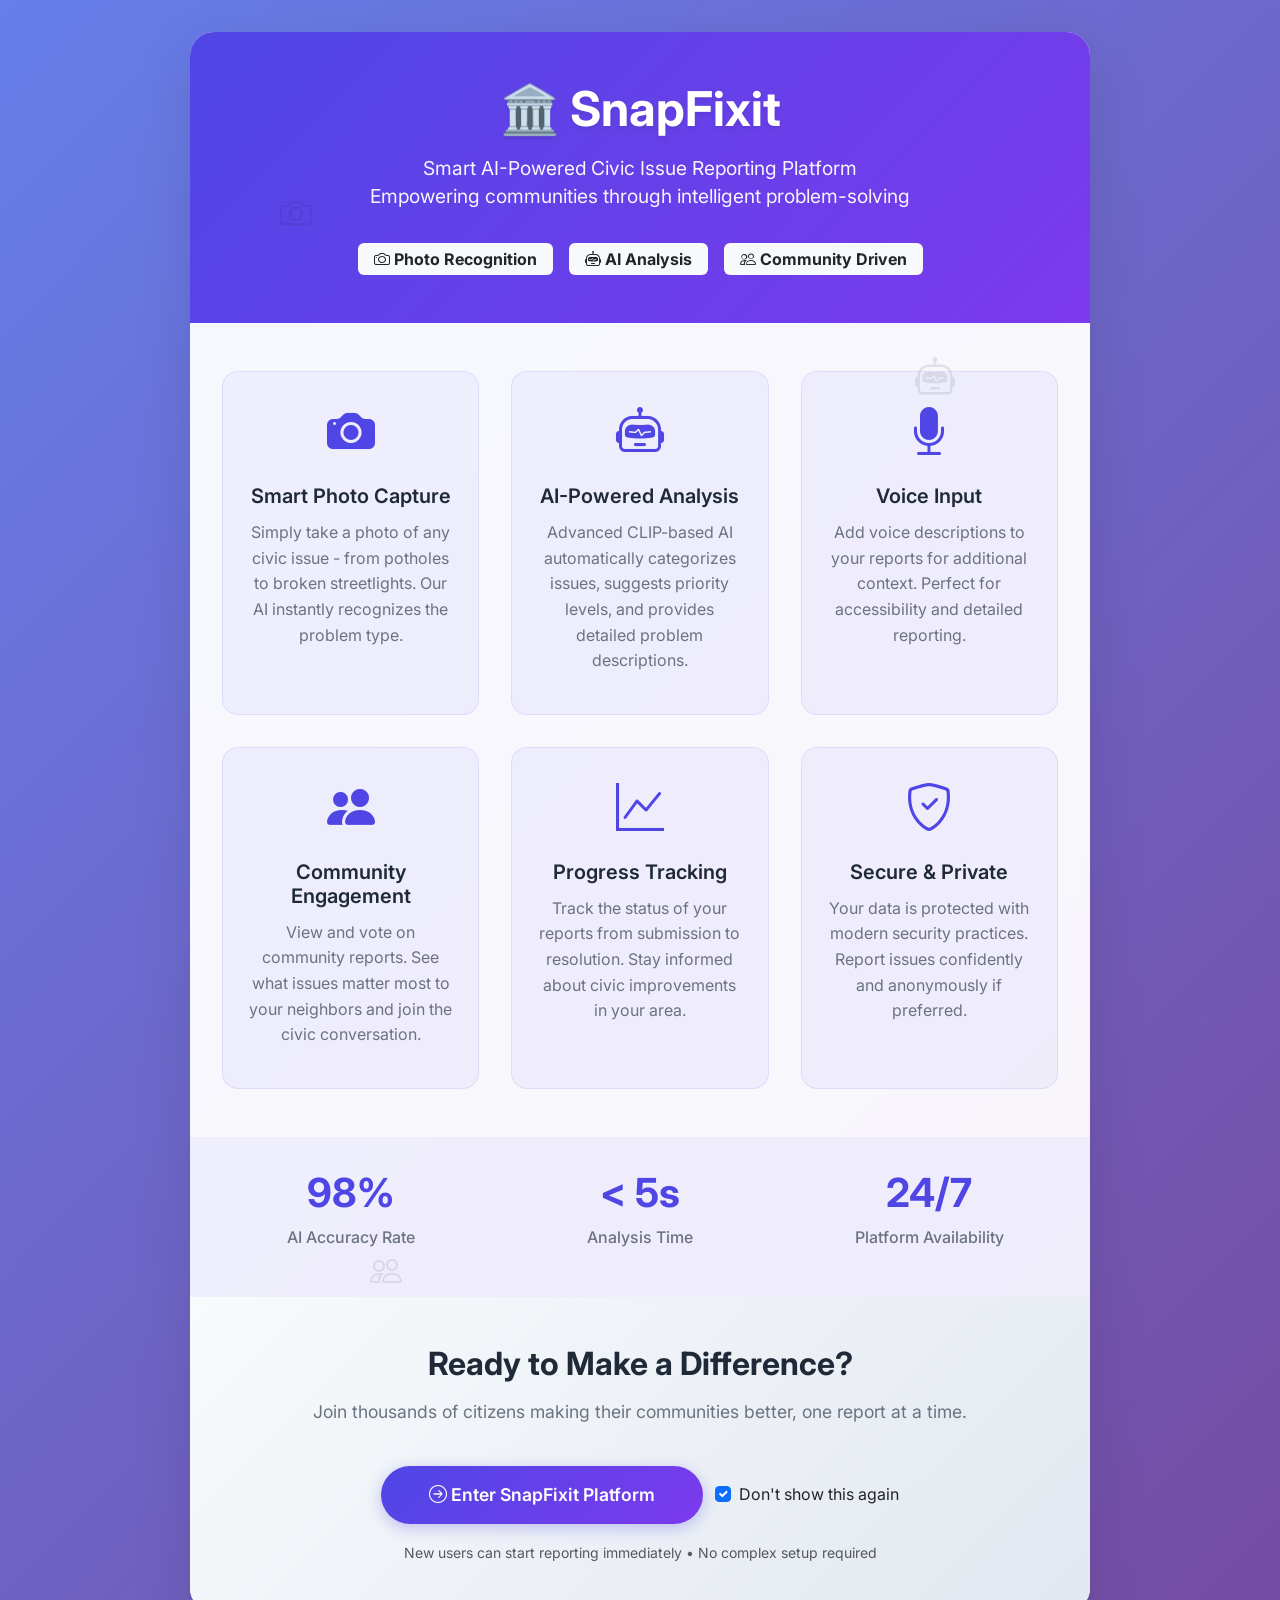
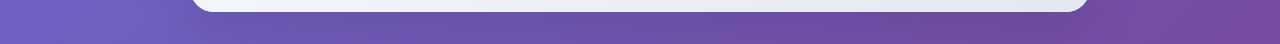
<file: frontend/report.html>
<!DOCTYPE html>
<html lang="en">
  <head>
    <meta charset="UTF-8" />
    <meta name="viewport" content="width=device-width, initial-scale=1.0" />
    <title>Report Issue - SnapFixit</title>
    <!-- Preload Bootstrap Icons for better performance -->
    <link
      rel="preload"
      href="https://cdn.jsdelivr.net/npm/bootstrap-icons@1.7.2/font/fonts/bootstrap-icons.woff2"
      as="font"
      type="font/woff2"
      crossorigin
    />
    <link
      href="https://cdn.jsdelivr.net/npm/bootstrap@5.1.3/dist/css/bootstrap.min.css"
      rel="stylesheet"
    />
    <!-- Bootstrap Icons -->
    <link
      href="https://cdn.jsdelivr.net/npm/bootstrap-icons@1.7.2/font/bootstrap-icons.css"
      rel="stylesheet"
    />
    <style>
      .complaint-card {
        border: 1px solid #ddd;
        border-radius: 12px;
        padding: 20px;
        margin: 15px 0;
        background: white;
        box-shadow: 0 2px 4px rgba(0, 0, 0, 0.1);
        transition: transform 0.2s ease;
      }
      .complaint-card:hover {
        transform: translateY(-2px);
        box-shadow: 0 4px 8px rgba(0, 0, 0, 0.1);
      }
      .preview-image {
        width: 100%;
        max-height: 300px;
        border-radius: 8px;
        margin: 12px 0;
        object-fit: cover;
      }
      .camera-feed {
        width: 100%;
        max-width: 400px;
        border-radius: 8px;
        margin: 10px 0;
      }
      .complaint-metadata {
        display: flex;
        justify-content: space-between;
        align-items: center;
        margin: 8px 0;
      }
      .complaint-description {
        font-size: 1.1em;
        margin: 12px 0;
        color: #333;
      }
      .badge.priority-high {
        background-color: #dc3545 !important;
        color: white;
      }
      .badge.priority-medium {
        background-color: #ffc107 !important;
        color: black;
      }
      .badge.priority-low {
        background-color: #198754 !important;
        color: white;
      }
      .category-badge {
        font-size: 0.9em;
        padding: 6px 12px;
      }
      .alert-container {
        position: fixed;
        top: 20px;
        right: 20px;
        z-index: 1050;
      }
      .voice-input-btn {
        border-color: #6c757d;
        transition: all 0.3s ease;
      }
      .voice-input-btn:hover {
        background-color: #f8f9fa;
        border-color: #0d6efd;
        color: #0d6efd;
      }
      .voice-input-btn.recording {
        background-color: #dc3545;
        border-color: #dc3545;
        color: white;
        animation: pulse 1.5s infinite;
      }
      .voice-input-btn.processing {
        background-color: #ffc107;
        border-color: #ffc107;
        color: #000;
      }
      @keyframes pulse {
        0% {
          opacity: 1;
        }
        50% {
          opacity: 0.5;
        }
        100% {
          opacity: 1;
        }
      }
    </style>
  </head>
  <body class="bg-light">
    <!-- Alert Container -->
    <div id="alertContainer" class="alert-container"></div>

    <!-- Navigation -->
    <nav class="navbar navbar-expand-lg navbar-dark bg-primary">
      <div class="container">
        <a class="navbar-brand" href="index.html">🏛️ SnapFixit</a>
        <div class="navbar-nav ms-auto">
          <a class="nav-link active" href="report.html">📝 Report Issue</a>
          <a class="nav-link" href="community.html">🌍 Community</a>
          <a class="nav-link" href="myreports.html">📋 My Reports</a>
          <a class="nav-link" href="profile.html">👤 Profile</a>

          <!-- Profile Section - Will be updated by JavaScript -->
          <div id="navProfileSection" class="d-flex align-items-center">
            <!-- When not logged in -->
            <div id="navLoginButtons" class="d-flex gap-2">
              <button
                class="btn btn-outline-light btn-sm"
                onclick="showLoginModal()"
              >
                Login
              </button>
              <button
                class="btn btn-light btn-sm"
                onclick="showRegisterModal()"
              >
                Register
              </button>
            </div>

            <!-- When logged in -->
            <div id="navUserInfo" class="d-none dropdown">
              <button
                class="btn btn-outline-light dropdown-toggle"
                type="button"
                data-bs-toggle="dropdown"
              >
                <i class="bi bi-person-circle"></i>
                <span id="navUsername">User</span>
              </button>
              <ul class="dropdown-menu dropdown-menu-end">
                <li>
                  <a class="dropdown-item" href="profile.html"
                    ><i class="bi bi-person"></i> Profile</a
                  >
                </li>
                <li><hr class="dropdown-divider" /></li>
                <li>
                  <a class="dropdown-item" href="#" onclick="logout()"
                    ><i class="bi bi-box-arrow-right"></i> Logout</a
                  >
                </li>
              </ul>
            </div>
          </div>
        </div>
      </div>
    </nav>

    <div class="container mt-4">
      <div class="row">
        <div class="col-md-8 offset-md-2">
          <h2 class="mb-4">🚀 Report a Civic Issue</h2>

          <!-- File Complaint Section -->
          <div class="card mb-4">
            <div class="card-body">
              <h3>Upload or Capture Image</h3>
              <form id="complaintForm" onsubmit="return false;">
                <div class="mb-3">
                  <input
                    type="file"
                    class="form-control"
                    id="imageInput"
                    accept="image/*"
                  />
                </div>
                <div id="cameraSection" class="mb-3">
                  <video
                    id="video"
                    autoplay
                    playsinline
                    class="camera-feed d-none"
                  ></video>
                  <button
                    type="button"
                    class="btn btn-secondary"
                    id="toggleCameraBtn"
                  >
                    📸 Use Camera
                  </button>
                  <button
                    type="button"
                    class="btn btn-primary d-none"
                    id="captureBtn"
                  >
                    Take Photo
                  </button>
                  <canvas id="canvas" style="display: none"></canvas>
                </div>
                <img id="preview" class="preview-image d-none" />
                <div class="mt-3">
                  <button type="button" class="btn btn-primary" id="analyzeBtn">
                    🔍 Analyze Issue
                  </button>
                </div>
              </form>
            </div>
          </div>

          <!-- AI Analysis Preview Section -->
          <div id="analysisSection" class="card mb-4 d-none">
            <div class="card-body">
              <h4>🤖 AI Analysis Results</h4>
              <div id="analysisResult" class="complaint-card">
                <div class="d-flex justify-content-between mb-3">
                  <span
                    class="badge bg-primary"
                    id="analyzedCategoryBadge"
                  ></span>
                  <span
                    class="badge bg-secondary"
                    id="analyzedConfidenceBadge"
                  ></span>
                </div>

                <div class="mb-3">
                  <strong>Detected Issue:</strong>
                  <p id="analyzedIssueText" class="mt-1 mb-3"></p>
                </div>

                <div class="mb-3">
                  <label for="categorySelect" class="form-label"
                    ><strong>Category</strong> (you can change if AI is
                    wrong)</label
                  >
                  <div class="row g-2">
                    <div class="col-md-6">
                      <select
                        id="categorySelect"
                        class="form-select"
                        aria-label="Select category"
                      ></select>
                    </div>
                    <div class="col-md-6">
                      <select
                        id="subcategorySelect"
                        class="form-select"
                        aria-label="Select subcategory"
                      ></select>
                    </div>
                  </div>
                  <small class="text-muted"
                    >Your selection will override the AI suggestion when you
                    submit.</small
                  >
                </div>

                <div class="mb-3">
                  <strong>AI Generated Description:</strong>
                  <div class="input-group mt-1">
                    <textarea
                      id="editableDescription"
                      class="form-control"
                      rows="3"
                      placeholder="Edit or speak your description..."
                    ></textarea>
                    <button
                      type="button"
                      class="btn btn-outline-secondary"
                      id="voiceInputBtn"
                      title="Click to speak your description"
                    >
                      <i class="bi bi-mic"></i>
                    </button>
                  </div>
                  <small class="text-muted">
                    You can edit this description or use the microphone to speak
                    it
                  </small>
                </div>

                <div class="d-flex justify-content-between align-items-center">
                  <span id="analyzedPriorityBadge"></span>
                  <div>
                    <button
                      type="button"
                      class="btn btn-outline-secondary me-2"
                      onclick="resetAnalysis()"
                    >
                      ↩️ Try Different Image
                    </button>
                    <button
                      type="button"
                      class="btn btn-success"
                      id="confirmSubmitBtn"
                    >
                      ✅ Submit This Report
                    </button>
                  </div>
                </div>
              </div>
            </div>
          </div>

          <!-- Results Section -->
          <div id="resultSection" class="card mb-4 d-none">
            <div class="card-body">
              <h4>Report Submitted Successfully!</h4>
              <div id="result" class="complaint-card">
                <div class="d-flex justify-content-between">
                  <span class="badge bg-primary" id="categoryBadge"></span>
                  <span class="badge bg-secondary" id="confidenceBadge"></span>
                </div>
                <p class="mt-2" id="descriptionText"></p>
                <div class="d-flex justify-content-between">
                  <span class="badge bg-info" id="statusBadge"></span>
                  <span id="priorityBadge"></span>
                </div>
                <div class="mt-3">
                  <a href="myreports.html" class="btn btn-primary"
                    >📋 View My Reports</a
                  >
                  <button
                    type="button"
                    class="btn btn-outline-primary"
                    onclick="window.location.reload()"
                  >
                    📝 Report Another Issue
                  </button>
                </div>
              </div>
            </div>
          </div>
        </div>
      </div>
    </div>

    <!-- Login Modal -->
    <div class="modal fade" id="loginModal" tabindex="-1">
      <div class="modal-dialog">
        <div class="modal-content">
          <div class="modal-header">
            <h5 class="modal-title">Login</h5>
            <button
              type="button"
              class="btn-close"
              data-bs-dismiss="modal"
            ></button>
          </div>
          <div class="modal-body">
            <div class="mb-3">
              <input
                type="text"
                class="form-control"
                id="loginUsername"
                placeholder="Username"
              />
            </div>
            <div class="mb-3">
              <input
                type="password"
                class="form-control"
                id="loginPassword"
                placeholder="Password"
              />
            </div>
            <div id="loginMessage"></div>
          </div>
          <div class="modal-footer">
            <button
              type="button"
              class="btn btn-secondary"
              data-bs-dismiss="modal"
            >
              Close
            </button>
            <button type="button" class="btn btn-primary" onclick="login()">
              Login
            </button>
          </div>
        </div>
      </div>
    </div>

    <!-- Register Modal -->
    <div class="modal fade" id="registerModal" tabindex="-1">
      <div class="modal-dialog">
        <div class="modal-content">
          <div class="modal-header">
            <h5 class="modal-title">Register</h5>
            <button
              type="button"
              class="btn-close"
              data-bs-dismiss="modal"
            ></button>
          </div>
          <div class="modal-body">
            <div class="mb-3">
              <input
                type="text"
                class="form-control"
                id="registerUsername"
                placeholder="Username"
              />
            </div>
            <div class="mb-3">
              <input
                type="password"
                class="form-control"
                id="registerPassword"
                placeholder="Password"
              />
            </div>
            <div id="registerMessage"></div>
          </div>
          <div class="modal-footer">
            <button
              type="button"
              class="btn btn-secondary"
              data-bs-dismiss="modal"
            >
              Close
            </button>
            <button type="button" class="btn btn-primary" onclick="register()">
              Register
            </button>
          </div>
        </div>
      </div>
    </div>

    <script src="https://code.jquery.com/jquery-3.6.0.min.js"></script>
    <script src="https://cdn.jsdelivr.net/npm/bootstrap@5.1.3/dist/js/bootstrap.bundle.min.js"></script>
    <script src="script.js"></script>
    <script src="report.js"></script>
  </body>
</html>
</file>
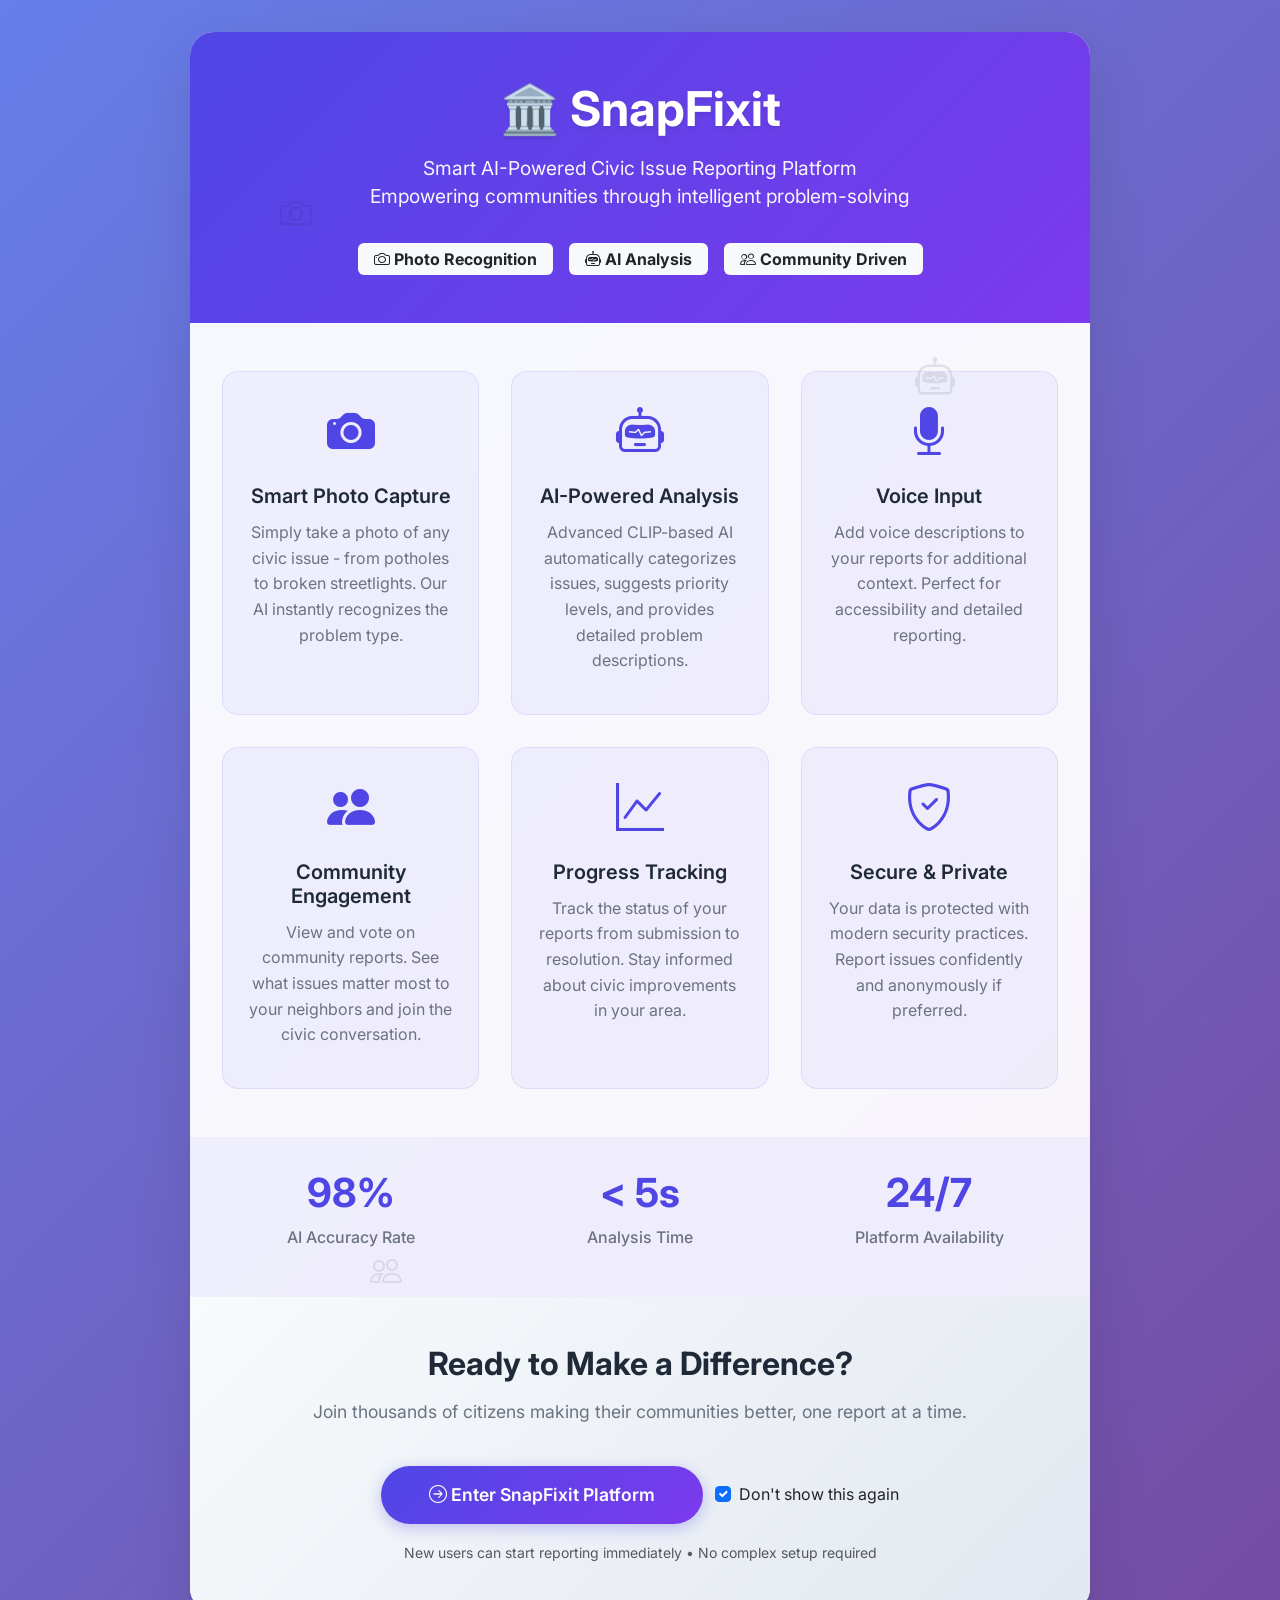
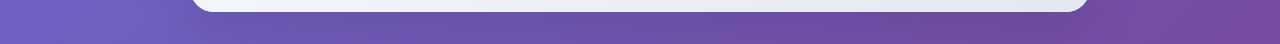
<file: frontend/welcome.html>
<!DOCTYPE html>
<html lang="en">
  <head>
    <meta charset="UTF-8" />
    <meta name="viewport" content="width=device-width, initial-scale=1.0" />
    <title>Welcome to SnapFixit - Smart Civic Issue Reporting</title>
    <link
      href="https://cdn.jsdelivr.net/npm/bootstrap@5.1.3/dist/css/bootstrap.min.css"
      rel="stylesheet"
    />
    <link
      rel="stylesheet"
      href="https://cdn.jsdelivr.net/npm/bootstrap-icons@1.7.2/font/bootstrap-icons.css"
    />
    <link rel="preconnect" href="https://fonts.googleapis.com" />
    <link rel="preconnect" href="https://fonts.gstatic.com" crossorigin />
    <link
      href="https://fonts.googleapis.com/css2?family=Inter:wght@300;400;500;600;700&display=swap"
      rel="stylesheet"
    />
    <!-- Preload Google Fonts stylesheet to reduce layout shift; noscript fallback below -->
    <link
      rel="preload"
      as="style"
      href="https://fonts.googleapis.com/css2?family=Inter:wght@300;400;500;600;700&display=swap"
      onload="this.onload=null;this.rel='stylesheet'"
    />
    <noscript>
      <link
        href="https://fonts.googleapis.com/css2?family=Inter:wght@300;400;500;600;700&display=swap"
        rel="stylesheet"
      />
    </noscript>
    <style>
      body {
        font-family: "Inter", sans-serif;
        background: linear-gradient(135deg, #667eea 0%, #764ba2 100%);
        min-height: 100vh;
        margin: 0;
      }

      /* Accessible skip link */
      .skip-link {
        position: absolute;
        top: -40px;
        left: 0;
        background: #111827;
        color: #ffffff;
        padding: 8px 12px;
        z-index: 1000;
        border-radius: 0 0 6px 0;
      }
      .skip-link:focus {
        top: 0;
        outline: 2px solid #ffffff;
        outline-offset: 2px;
      }

      .welcome-container {
        min-height: 100vh;
        display: flex;
        align-items: center;
        justify-content: center;
        padding: 2rem 1rem;
      }

      .welcome-card {
        background: rgba(255, 255, 255, 0.95);
        backdrop-filter: blur(10px);
        border-radius: 24px;
        box-shadow: 0 20px 60px rgba(0, 0, 0, 0.1);
        max-width: 900px;
        width: 100%;
        overflow: hidden;
      }

      .hero-section {
        background: linear-gradient(135deg, #4f46e5 0%, #7c3aed 100%);
        color: white;
        padding: 3rem 2rem;
        text-align: center;
      }

      .hero-section h1 {
        font-size: 3rem;
        font-weight: 700;
        margin-bottom: 1rem;
        text-shadow: 0 2px 4px rgba(0, 0, 0, 0.1);
      }

      .hero-section p {
        font-size: 1.2rem;
        opacity: 0.95;
        margin-bottom: 2rem;
      }

      .features-grid {
        display: grid;
        grid-template-columns: repeat(auto-fit, minmax(250px, 1fr));
        gap: 2rem;
        padding: 3rem 2rem;
      }

      .feature-card {
        text-align: center;
        padding: 1.5rem;
        border-radius: 16px;
        background: rgba(79, 70, 229, 0.05);
        border: 1px solid rgba(79, 70, 229, 0.1);
        transition: transform 0.3s ease, box-shadow 0.3s ease;
      }

      .feature-card:hover {
        transform: translateY(-5px);
        box-shadow: 0 10px 30px rgba(79, 70, 229, 0.15);
      }

      .feature-icon {
        font-size: 3rem;
        color: #4f46e5;
        margin-bottom: 1rem;
      }

      .feature-title {
        font-size: 1.25rem;
        font-weight: 600;
        margin-bottom: 0.75rem;
        color: #1f2937;
      }

      .feature-description {
        color: #6b7280;
        line-height: 1.6;
      }

      .cta-section {
        background: linear-gradient(135deg, #f8fafc 0%, #e2e8f0 100%);
        padding: 3rem 2rem;
        text-align: center;
      }

      .cta-title {
        font-size: 2rem;
        font-weight: 700;
        color: #1f2937;
        margin-bottom: 1rem;
      }

      .cta-subtitle {
        color: #6b7280;
        font-size: 1.1rem;
        margin-bottom: 2.5rem;
      }

      .btn-get-started {
        background: linear-gradient(135deg, #4f46e5 0%, #7c3aed 100%);
        border: none;
        padding: 1rem 3rem;
        font-size: 1.1rem;
        font-weight: 600;
        border-radius: 50px;
        color: white;
        box-shadow: 0 4px 15px rgba(79, 70, 229, 0.3);
        transition: all 0.3s ease;
      }

      .btn-get-started:hover {
        transform: translateY(-2px);
        box-shadow: 0 6px 20px rgba(79, 70, 229, 0.4);
        color: white;
      }

      .stats-section {
        padding: 2rem;
        background: rgba(79, 70, 229, 0.05);
      }

      .stats-grid {
        display: grid;
        grid-template-columns: repeat(auto-fit, minmax(200px, 1fr));
        gap: 2rem;
        text-align: center;
      }

      .stat-item h3 {
        font-size: 2.5rem;
        font-weight: 700;
        color: #4f46e5;
        margin-bottom: 0.5rem;
      }

      .stat-item p {
        color: #6b7280;
        font-weight: 500;
      }

      @media (max-width: 768px) {
        .hero-section h1 {
          font-size: 2.2rem;
        }

        .hero-section p {
          font-size: 1.1rem;
        }

        .features-grid {
          padding: 2rem 1rem;
        }

        .cta-section {
          padding: 2rem 1rem;
        }
      }

      .floating-elements {
        position: absolute;
        top: 0;
        left: 0;
        width: 100%;
        height: 100%;
        pointer-events: none;
        overflow: hidden;
      }

      .floating-element {
        position: absolute;
        opacity: 0.1;
        animation: float 6s ease-in-out infinite;
      }

      .floating-element:nth-child(1) {
        top: 10%;
        left: 10%;
        animation-delay: 0s;
      }

      .floating-element:nth-child(2) {
        top: 20%;
        right: 15%;
        animation-delay: 2s;
      }

      .floating-element:nth-child(3) {
        bottom: 20%;
        left: 20%;
        animation-delay: 4s;
      }

      @keyframes float {
        0%,
        100% {
          transform: translateY(0px) rotate(0deg);
        }
        50% {
          transform: translateY(-20px) rotate(5deg);
        }
      }

      /* Respect users who prefer reduced motion */
      @media (prefers-reduced-motion: reduce) {
        * {
          animation: none !important;
          transition: none !important;
          scroll-behavior: auto !important;
        }
        .floating-elements,
        .floating-element {
          animation: none !important;
        }
      }

      /* Improve focus visibility */
      :focus-visible {
        outline: 3px solid #4f46e5;
        outline-offset: 2px;
      }
    </style>
  </head>
  <body>
    <a href="#main" class="skip-link">Skip to content</a>
    <main id="main" tabindex="-1">
      <div
        class="welcome-container"
        role="region"
        aria-label="Welcome to SnapFixit"
      >
        <div class="welcome-card position-relative" role="document">
          <!-- Floating background elements -->
          <div class="floating-elements">
            <i
              class="bi bi-camera floating-element"
              style="font-size: 2rem"
              aria-hidden="true"
            ></i>
            <i
              class="bi bi-robot floating-element"
              style="font-size: 2.5rem"
              aria-hidden="true"
            ></i>
            <i
              class="bi bi-people floating-element"
              style="font-size: 2rem"
              aria-hidden="true"
            ></i>
          </div>

          <!-- Hero Section -->
          <section class="hero-section" aria-labelledby="hero-heading">
            <h1 id="hero-heading">🏛️ SnapFixit</h1>
            <p>
              Smart AI-Powered Civic Issue Reporting Platform<br />
              Empowering communities through intelligent problem-solving
            </p>
            <div class="d-flex gap-3 justify-content-center flex-wrap">
              <span
                class="badge bg-light text-dark px-3 py-2 fs-6"
                aria-label="Photo Recognition feature"
              >
                <i class="bi bi-camera" aria-hidden="true"></i>
                <span class="visually-hidden">Photo Recognition</span> Photo
                Recognition
              </span>
              <span
                class="badge bg-light text-dark px-3 py-2 fs-6"
                aria-label="AI Analysis feature"
              >
                <i class="bi bi-robot" aria-hidden="true"></i>
                <span class="visually-hidden">AI Analysis</span> AI Analysis
              </span>
              <span
                class="badge bg-light text-dark px-3 py-2 fs-6"
                aria-label="Community Driven feature"
              >
                <i class="bi bi-people" aria-hidden="true"></i>
                <span class="visually-hidden">Community Driven</span> Community
                Driven
              </span>
            </div>
          </section>

          <!-- Features Section -->
          <section class="features-grid" aria-label="Key features">
            <div class="feature-card">
              <div class="feature-icon">
                <i class="bi bi-camera-fill" aria-hidden="true"></i>
              </div>
              <h3 class="feature-title">Smart Photo Capture</h3>
              <p class="feature-description">
                Simply take a photo of any civic issue - from potholes to broken
                streetlights. Our AI instantly recognizes the problem type.
              </p>
            </div>

            <div class="feature-card">
              <div class="feature-icon">
                <i class="bi bi-robot" aria-hidden="true"></i>
              </div>
              <h3 class="feature-title">AI-Powered Analysis</h3>
              <p class="feature-description">
                Advanced CLIP-based AI automatically categorizes issues,
                suggests priority levels, and provides detailed problem
                descriptions.
              </p>
            </div>

            <div class="feature-card">
              <div class="feature-icon">
                <i class="bi bi-mic-fill" aria-hidden="true"></i>
              </div>
              <h3 class="feature-title">Voice Input</h3>
              <p class="feature-description">
                Add voice descriptions to your reports for additional context.
                Perfect for accessibility and detailed reporting.
              </p>
            </div>

            <div class="feature-card">
              <div class="feature-icon">
                <i class="bi bi-people-fill" aria-hidden="true"></i>
              </div>
              <h3 class="feature-title">Community Engagement</h3>
              <p class="feature-description">
                View and vote on community reports. See what issues matter most
                to your neighbors and join the civic conversation.
              </p>
            </div>

            <div class="feature-card">
              <div class="feature-icon">
                <i class="bi bi-graph-up" aria-hidden="true"></i>
              </div>
              <h3 class="feature-title">Progress Tracking</h3>
              <p class="feature-description">
                Track the status of your reports from submission to resolution.
                Stay informed about civic improvements in your area.
              </p>
            </div>

            <div class="feature-card">
              <div class="feature-icon">
                <i class="bi bi-shield-check" aria-hidden="true"></i>
              </div>
              <h3 class="feature-title">Secure & Private</h3>
              <p class="feature-description">
                Your data is protected with modern security practices. Report
                issues confidently and anonymously if preferred.
              </p>
            </div>
          </section>

          <!-- Stats Section -->
          <section class="stats-section" aria-label="Platform stats">
            <div class="stats-grid">
              <div class="stat-item">
                <h3>98%</h3>
                <p>AI Accuracy Rate</p>
              </div>
              <div class="stat-item">
                <h3>< 5s</h3>
                <p>Analysis Time</p>
              </div>
              <div class="stat-item">
                <h3>24/7</h3>
                <p>Platform Availability</p>
              </div>
            </div>
          </section>

          <!-- CTA Section -->
          <section class="cta-section" aria-label="Get started">
            <h2 class="cta-title" id="cta-title">
              Ready to Make a Difference?
            </h2>
            <p class="cta-subtitle">
              Join thousands of citizens making their communities better, one
              report at a time.
            </p>
            <button
              class="btn btn-get-started"
              onclick="enterApp()"
              aria-labelledby="cta-title"
              aria-describedby="cta-hint"
            >
              <i class="bi bi-arrow-right-circle" aria-hidden="true"></i> Enter
              SnapFixit Platform
            </button>
            <div class="form-check d-inline-block mt-3 ms-2">
              <input
                class="form-check-input"
                type="checkbox"
                id="dontShowAgain"
                checked
                aria-label="Don't show this welcome page again by default"
              />
              <label class="form-check-label" for="dontShowAgain"
                >Don't show this again</label
              >
            </div>
            <div class="mt-3">
              <small class="text-muted">
                <span id="cta-hint"
                  >New users can start reporting immediately • No complex
                  setup</span
                >
                required
              </small>
            </div>
          </section>
        </div>
      </div>
    </main>

    <noscript>
      <div
        class="container"
        style="
          max-width: 720px;
          margin: 1rem auto;
          background: #fff;
          border-radius: 12px;
          padding: 1rem;
        "
      >
        <p>JavaScript is disabled. You can still proceed to the app:</p>
        <a class="btn btn-primary" href="index.html"
          >Enter SnapFixit Platform</a
        >
      </div>
    </noscript>

    <!-- Bootstrap JS -->
    <script
      src="https://cdn.jsdelivr.net/npm/bootstrap@5.1.3/dist/js/bootstrap.bundle.min.js"
      defer
    ></script>

    <script>
      function enterApp() {
        // Respect user's preference for showing this page again
        try {
          const dontShow = document.getElementById("dontShowAgain");
          if (!dontShow || dontShow.checked) {
            localStorage.setItem("hasSeenWelcome", "true");
          } else {
            localStorage.removeItem("hasSeenWelcome");
          }
        } catch (e) {
          // Ignore storage errors and continue navigation
        }

        // Redirect to the main app
        window.location.href = "index.html";
      }

      // Add some interactive animations
      document.addEventListener("DOMContentLoaded", () => {
        // Ensure a fresh, logged-out state when landing on Welcome
        try {
          localStorage.removeItem("token");
          localStorage.removeItem("username");
          localStorage.removeItem("is_admin");
        } catch (_) {}

        // Respect prefers-reduced-motion: skip animations
        const prefersReducedMotion = window.matchMedia(
          "(prefers-reduced-motion: reduce)"
        ).matches;
        if (!prefersReducedMotion) {
          // Animate feature cards on scroll
          const observerOptions = {
            threshold: 0.1,
            rootMargin: "0px 0px -50px 0px",
          };

          const observer = new IntersectionObserver((entries) => {
            entries.forEach((entry) => {
              if (entry.isIntersecting) {
                entry.target.style.animation = "slideInUp 0.6s ease forwards";
              }
            });
          }, observerOptions);

          document.querySelectorAll(".feature-card").forEach((card) => {
            card.style.opacity = "0";
            card.style.transform = "translateY(30px)";
            observer.observe(card);
          });

          // Add CSS animation
          const style = document.createElement("style");
          style.textContent = `
            @keyframes slideInUp {
              from {
                opacity: 0;
                transform: translateY(30px);
              }
              to {
                opacity: 1;
                transform: translateY(0);
              }
            }
          `;
          document.head.appendChild(style);
        }
      });
    </script>
  </body>
</html>
</file>
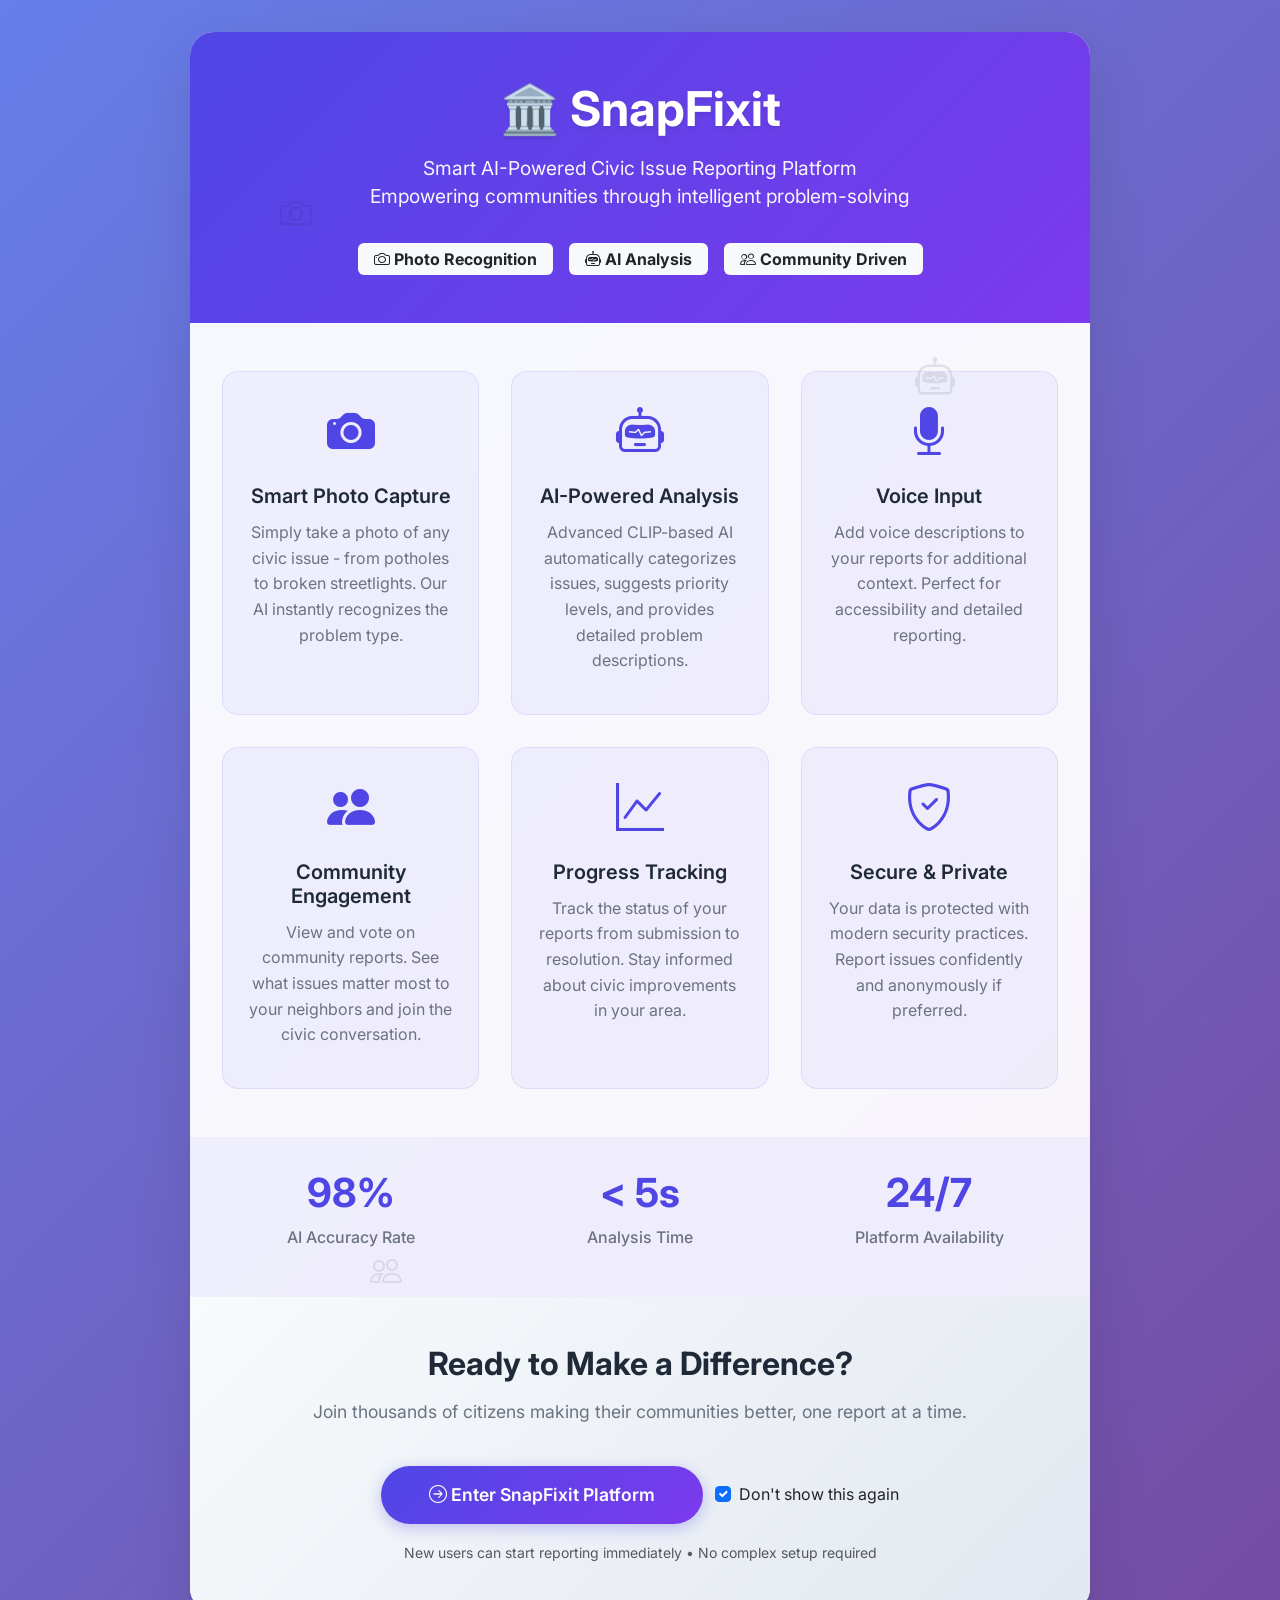
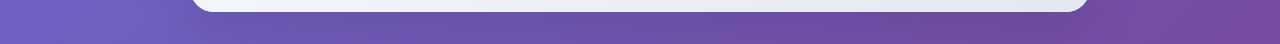
<file: frontend/worker.html>
<!DOCTYPE html>
<html lang="en">
  <head>
    <meta charset="UTF-8" />
    <meta name="viewport" content="width=device-width, initial-scale=1.0" />
    <title>Worker Dashboard - SnapFixit</title>
    <link
      href="https://cdn.jsdelivr.net/npm/bootstrap@5.3.0/dist/css/bootstrap.min.css"
      rel="stylesheet"
    />
    <link
      href="https://cdn.jsdelivr.net/npm/bootstrap-icons@1.10.0/font/bootstrap-icons.css"
      rel="stylesheet"
    />
    <link
      href="https://fonts.googleapis.com/css2?family=Inter:wght@300;400;500;600;700&display=swap"
      rel="stylesheet"
    />
    <style>
      :root {
        --primary-color: #4f46e5;
        --primary-light: #6366f1;
        --primary-dark: #3730a3;
        --success-color: #10b981;
        --warning-color: #f59e0b;
        --danger-color: #ef4444;
        --info-color: #06b6d4;
        --gray-50: #f8fafc;
        --gray-100: #f1f5f9;
        --gray-200: #e2e8f0;
        --gray-300: #cbd5e1;
        --gray-400: #94a3b8;
        --gray-500: #64748b;
        --gray-600: #475569;
        --gray-700: #334155;
        --gray-800: #1e293b;
        --gray-900: #0f172a;
      }

      * {
        font-family: "Inter", sans-serif;
      }

      body {
        background: linear-gradient(
          135deg,
          var(--gray-50) 0%,
          var(--gray-100) 100%
        );
        min-height: 100vh;
        font-size: 14px;
      }

      .navbar {
        background: linear-gradient(
          135deg,
          var(--primary-color) 0%,
          var(--primary-light) 100%
        );
        box-shadow: 0 2px 20px rgba(79, 70, 229, 0.1);
        border: none;
      }

      .navbar-brand {
        font-weight: 700;
        font-size: 1.5rem;
      }

      .main-container {
        padding: 2rem 1rem;
      }

      .dashboard-header {
        background: white;
        border-radius: 16px;
        padding: 2rem;
        margin-bottom: 2rem;
        box-shadow: 0 1px 3px rgba(0, 0, 0, 0.1);
        border: 1px solid var(--gray-200);
      }

      .stat-card {
        background: white;
        border-radius: 12px;
        padding: 1.5rem;
        border: 1px solid var(--gray-200);
        transition: all 0.3s ease;
        position: relative;
        overflow: hidden;
      }

      .stat-card:hover {
        transform: translateY(-2px);
        box-shadow: 0 10px 25px rgba(0, 0, 0, 0.1);
      }

      .stat-card::before {
        content: "";
        position: absolute;
        top: 0;
        left: 0;
        right: 0;
        height: 4px;
        background: var(--primary-color);
      }

      .stat-card.warning::before {
        background: var(--warning-color);
      }
      .stat-card.info::before {
        background: var(--info-color);
      }
      .stat-card.success::before {
        background: var(--success-color);
      }
      .stat-card.primary::before {
        background: var(--primary-color);
      }

      .stat-icon {
        width: 48px;
        height: 48px;
        border-radius: 12px;
        display: flex;
        align-items: center;
        justify-content: center;
        font-size: 24px;
        margin-bottom: 1rem;
      }

      .stat-icon.warning {
        background: rgba(245, 158, 11, 0.1);
        color: var(--warning-color);
      }
      .stat-icon.info {
        background: rgba(6, 182, 212, 0.1);
        color: var(--info-color);
      }
      .stat-icon.success {
        background: rgba(16, 185, 129, 0.1);
        color: var(--success-color);
      }
      .stat-icon.primary {
        background: rgba(79, 70, 229, 0.1);
        color: var(--primary-color);
      }

      .assignments-section {
        background: white;
        border-radius: 16px;
        border: 1px solid var(--gray-200);
        overflow: hidden;
      }

      .section-header {
        background: var(--gray-50);
        padding: 1.5rem 2rem;
        border-bottom: 1px solid var(--gray-200);
      }

      .task-card {
        background: white;
        border: 1px solid var(--gray-200);
        border-radius: 12px;
        padding: 1.5rem;
        margin-bottom: 1rem;
        transition: all 0.3s ease;
        position: relative;
      }

      .task-card:hover {
        transform: translateY(-1px);
        box-shadow: 0 8px 25px rgba(0, 0, 0, 0.08);
        border-color: var(--primary-color);
      }

      .task-card::before {
        content: "";
        position: absolute;
        left: 0;
        top: 0;
        bottom: 0;
        width: 4px;
        background: var(--gray-300);
        border-radius: 0 4px 4px 0;
      }

      .task-card.high-priority::before {
        background: var(--danger-color);
      }
      .task-card.medium-priority::before {
        background: var(--warning-color);
      }
      .task-card.low-priority::before {
        background: var(--success-color);
      }
      .task-card.critical-priority::before {
        background: #dc2626;
      }

      .badge-modern {
        font-weight: 500;
        padding: 0.5rem 0.75rem;
        border-radius: 6px;
        font-size: 0.75rem;
        text-transform: uppercase;
        letter-spacing: 0.5px;
      }

      .btn-modern {
        font-weight: 500;
        padding: 0.75rem 1.5rem;
        border-radius: 8px;
        border: none;
        transition: all 0.2s ease;
        font-size: 0.875rem;
      }

      .btn-modern:hover {
        transform: translateY(-1px);
      }

      .btn-primary-modern {
        background: linear-gradient(
          135deg,
          var(--primary-color) 0%,
          var(--primary-light) 100%
        );
        color: white;
      }

      .btn-primary-modern:hover {
        background: linear-gradient(
          135deg,
          var(--primary-dark) 0%,
          var(--primary-color) 100%
        );
        color: white;
      }

      .btn-success-modern {
        background: var(--success-color);
        color: white;
      }

      .btn-success-modern:hover {
        background: #059669;
        color: white;
      }

      .btn-outline-modern {
        border: 2px solid var(--gray-300);
        color: var(--gray-600);
        background: transparent;
      }

      .btn-outline-modern:hover {
        border-color: var(--primary-color);
        color: var(--primary-color);
        background: rgba(79, 70, 229, 0.05);
      }

      .task-image {
        width: 100%;
        height: 120px;
        object-fit: cover;
        border-radius: 8px;
        cursor: pointer;
        transition: all 0.3s ease;
      }

      .task-image:hover {
        transform: scale(1.02);
      }

      .empty-state {
        padding: 3rem;
        text-align: center;
        color: var(--gray-500);
      }

      .loading-state {
        padding: 3rem;
        text-align: center;
      }

      .filter-tabs {
        display: flex;
        gap: 0.5rem;
        margin-bottom: 1.5rem;
      }

      .filter-tab {
        padding: 0.5rem 1rem;
        border: 2px solid var(--gray-200);
        background: white;
        color: var(--gray-600);
        border-radius: 8px;
        cursor: pointer;
        transition: all 0.2s ease;
        font-weight: 500;
        font-size: 0.875rem;
      }

      .filter-tab.active {
        border-color: var(--primary-color);
        background: var(--primary-color);
        color: white;
      }

      .filter-tab:hover:not(.active) {
        border-color: var(--primary-light);
        background: rgba(79, 70, 229, 0.05);
      }

      @media (max-width: 768px) {
        .main-container {
          padding: 1rem;
        }

        .dashboard-header {
          padding: 1.5rem;
        }

        .task-card {
          padding: 1rem;
        }

        .filter-tabs {
          flex-wrap: wrap;
        }
      }
    </style>
  </head>
  <body>
    <!-- Navigation -->
    <nav class="navbar navbar-expand-lg navbar-dark">
      <div class="container-fluid px-4">
        <a class="navbar-brand d-flex align-items-center" href="index.html">
          <i class="bi bi-tools me-2"></i>
          SnapFixit Worker
        </a>

        <button
          class="navbar-toggler border-0"
          type="button"
          data-bs-toggle="collapse"
          data-bs-target="#navbarNav"
        >
          <span class="navbar-toggler-icon"></span>
        </button>

        <div class="collapse navbar-collapse" id="navbarNav">
          <ul class="navbar-nav ms-auto">
            <li class="nav-item dropdown">
              <a
                class="nav-link dropdown-toggle d-flex align-items-center"
                href="#"
                id="navbarDropdown"
                role="button"
                data-bs-toggle="dropdown"
              >
                <div class="bg-white bg-opacity-20 rounded-circle p-1 me-2">
                  <i class="bi bi-person-fill"></i>
                </div>
                <span id="workerName">Loading...</span>
              </a>
              <ul class="dropdown-menu dropdown-menu-end shadow border-0">
                <li><h6 class="dropdown-header">Quick Actions</h6></li>
                <li>
                  <a class="dropdown-item" href="#" onclick="updateLocation()">
                    <i class="bi bi-geo-alt text-primary me-2"></i> Update
                    Location
                  </a>
                </li>
                <li>
                  <a class="dropdown-item" href="#" onclick="loadHistory()">
                    <i class="bi bi-clock-history text-info me-2"></i> Work
                    History
                  </a>
                </li>
                <li><hr class="dropdown-divider" /></li>
                <li>
                  <a
                    class="dropdown-item text-danger"
                    href="#"
                    onclick="logout()"
                  >
                    <i class="bi bi-box-arrow-right me-2"></i> Logout
                  </a>
                </li>
              </ul>
            </li>
          </ul>
        </div>
      </div>
    </nav>

    <!-- Main Content -->
    <div class="main-container">
      <!-- Alert Container -->
      <div id="alertContainer"></div>

      <!-- Worker Guard (hidden by default) -->
      <div id="workerGuard" class="d-none">
        <div class="alert alert-warning text-center">
          <h4><i class="bi bi-exclamation-triangle"></i> Access Restricted</h4>
          <p>Worker access required to view this page.</p>
          <a href="index.html" class="btn btn-primary">Return to Home</a>
        </div>
      </div>

      <!-- Dashboard Content -->
      <div id="dashboardContent">
        <!-- Dashboard Header -->
        <div class="dashboard-header">
          <div class="row align-items-center">
            <div class="col-md-8">
              <h1
                class="h2 mb-2"
                style="color: var(--gray-800); font-weight: 700"
              >
                Welcome back,
                <span id="workerNameHeader" class="text-primary"
                  >Loading...</span
                >
              </h1>
              <p class="mb-0" style="color: var(--gray-600)">
                <i class="bi bi-briefcase me-2"></i>
                Department:
                <span id="workerDepartment" class="fw-semibold"
                  >Loading...</span
                >
              </p>
            </div>
            <div class="col-md-4 text-md-end mt-3 mt-md-0">
              <button
                class="btn btn-primary-modern btn-modern me-2"
                onclick="loadAssignments()"
              >
                <i class="bi bi-arrow-clockwise me-2"></i>Refresh Tasks
              </button>
              <button
                class="btn btn-outline-modern btn-modern"
                onclick="updateLocation()"
              >
                <i class="bi bi-geo-alt me-2"></i>Update Location
              </button>
            </div>
          </div>
        </div>

        <!-- Statistics Cards -->
        <div class="row mb-4">
          <div class="col-lg-3 col-md-6 mb-3">
            <div class="stat-card warning">
              <div class="stat-icon warning">
                <i class="bi bi-clipboard-check"></i>
              </div>
              <h3 class="fw-bold mb-1" id="assignedCount">0</h3>
              <p class="text-muted mb-0">Tasks Assigned</p>
            </div>
          </div>
          <div class="col-lg-3 col-md-6 mb-3">
            <div class="stat-card info">
              <div class="stat-icon info">
                <i class="bi bi-gear-fill"></i>
              </div>
              <h3 class="fw-bold mb-1" id="inProgressCount">0</h3>
              <p class="text-muted mb-0">In Progress</p>
            </div>
          </div>
          <div class="col-lg-3 col-md-6 mb-3">
            <div class="stat-card success">
              <div class="stat-icon success">
                <i class="bi bi-check-circle-fill"></i>
              </div>
              <h3 class="fw-bold mb-1" id="completedCount">0</h3>
              <p class="text-muted mb-0">Completed</p>
            </div>
          </div>
          <div class="col-lg-3 col-md-6 mb-3">
            <div class="stat-card primary">
              <div class="stat-icon primary">
                <i class="bi bi-star-fill"></i>
              </div>
              <h3 class="fw-bold mb-1" id="workerRating">0.0</h3>
              <p class="text-muted mb-0">Rating</p>
            </div>
          </div>
        </div>

        <!-- Work Assignments -->
        <div class="assignments-section">
          <div class="section-header">
            <div class="d-flex justify-content-between align-items-center">
              <div>
                <h4
                  class="mb-1"
                  style="color: var(--gray-800); font-weight: 600"
                >
                  <i class="bi bi-list-task me-2"></i>
                  My Work Assignments
                </h4>
                <p class="mb-0 text-muted">
                  Tasks filtered by your department and expertise
                </p>
              </div>
              <button
                class="btn btn-outline-modern btn-modern"
                onclick="loadAssignments()"
              >
                <i class="bi bi-arrow-clockwise me-2"></i>Refresh
              </button>
            </div>

            <!-- Filter Tabs -->
            <div class="filter-tabs mt-3">
              <div
                class="filter-tab active"
                onclick="filterByStatus('')"
                data-status=""
              >
                All Active
              </div>
              <div
                class="filter-tab"
                onclick="filterByStatus('available')"
                data-status="available"
              >
                Available
              </div>
              <div
                class="filter-tab"
                onclick="filterByStatus('assigned')"
                data-status="assigned"
              >
                Assigned
              </div>
              <div
                class="filter-tab"
                onclick="filterByStatus('in_progress')"
                data-status="in_progress"
              >
                In Progress
              </div>
              <div
                class="filter-tab"
                onclick="filterByStatus('completed')"
                data-status="completed"
              >
                Completed
              </div>
            </div>
          </div>

          <!-- Loading State -->
          <div id="assignmentsLoading" class="loading-state d-none">
            <div class="spinner-border text-primary mb-3" role="status"></div>
            <h5>Loading assignments...</h5>
            <p class="text-muted">Please wait while we fetch your tasks</p>
          </div>

          <!-- Empty State -->
          <div id="assignmentsEmpty" class="empty-state d-none">
            <i class="bi bi-inbox display-1 mb-3"></i>
            <h5>No assignments found</h5>
            <p>Check back later for new tasks or try a different filter.</p>
          </div>

          <!-- Assignments List -->
          <div id="assignmentsList" class="p-4">
            <!-- Assignments will be loaded here -->
          </div>
        </div>
      </div>
    </div>

    <!-- Work Update Modal -->
    <div class="modal fade" id="updateModal" tabindex="-1">
      <div class="modal-dialog modal-lg">
        <div class="modal-content">
          <div class="modal-header">
            <h5 class="modal-title">Update Work Progress</h5>
            <button
              type="button"
              class="btn-close"
              data-bs-dismiss="modal"
            ></button>
          </div>
          <div class="modal-body">
            <form id="updateForm">
              <input type="hidden" id="updateWorkOrderId" />

              <div class="mb-3">
                <label for="updateStatus" class="form-label">Status</label>
                <select class="form-select" id="updateStatus" required>
                  <option value="">Select Status</option>
                  <option value="assigned">Assigned</option>
                  <option value="in_progress">In Progress</option>
                  <option value="completed">Completed</option>
                </select>
              </div>

              <div class="mb-3">
                <label for="updateDescription" class="form-label"
                  >Progress Description</label
                >
                <textarea
                  class="form-control"
                  id="updateDescription"
                  rows="3"
                  placeholder="Describe the current progress or completion details..."
                ></textarea>
              </div>

              <div class="mb-3">
                <label for="updatePhoto" class="form-label"
                  >Progress Photo (Optional)</label
                >
                <input
                  type="file"
                  class="form-control"
                  id="updatePhoto"
                  accept="image/*"
                />
                <div class="form-text">
                  Upload a photo showing the current progress or completed work.
                </div>
              </div>

              <div class="row">
                <div class="col-md-6">
                  <div class="mb-3">
                    <label for="updateLat" class="form-label">Latitude</label>
                    <input
                      type="number"
                      class="form-control"
                      id="updateLat"
                      step="any"
                      readonly
                    />
                  </div>
                </div>
                <div class="col-md-6">
                  <div class="mb-3">
                    <label for="updateLng" class="form-label">Longitude</label>
                    <input
                      type="number"
                      class="form-control"
                      id="updateLng"
                      step="any"
                      readonly
                    />
                  </div>
                </div>
              </div>

              <div class="mb-3">
                <button
                  type="button"
                  class="btn btn-outline-primary"
                  onclick="getCurrentLocation()"
                >
                  <i class="bi bi-geo-alt"></i> Get Current Location
                </button>
              </div>

              <div id="updateMessage"></div>
            </form>
          </div>
          <div class="modal-footer">
            <button
              type="button"
              class="btn btn-secondary"
              data-bs-dismiss="modal"
            >
              Cancel
            </button>
            <button
              type="button"
              class="btn btn-primary"
              onclick="submitUpdate()"
            >
              <i class="bi bi-check-circle"></i> Update Progress
            </button>
          </div>
        </div>
      </div>
    </div>

    <!-- Scripts -->
    <script src="https://cdn.jsdelivr.net/npm/bootstrap@5.1.3/dist/js/bootstrap.bundle.min.js"></script>
    <script src="script.js"></script>
    <script src="worker.js"></script>
  </body>
</html>
</file>
